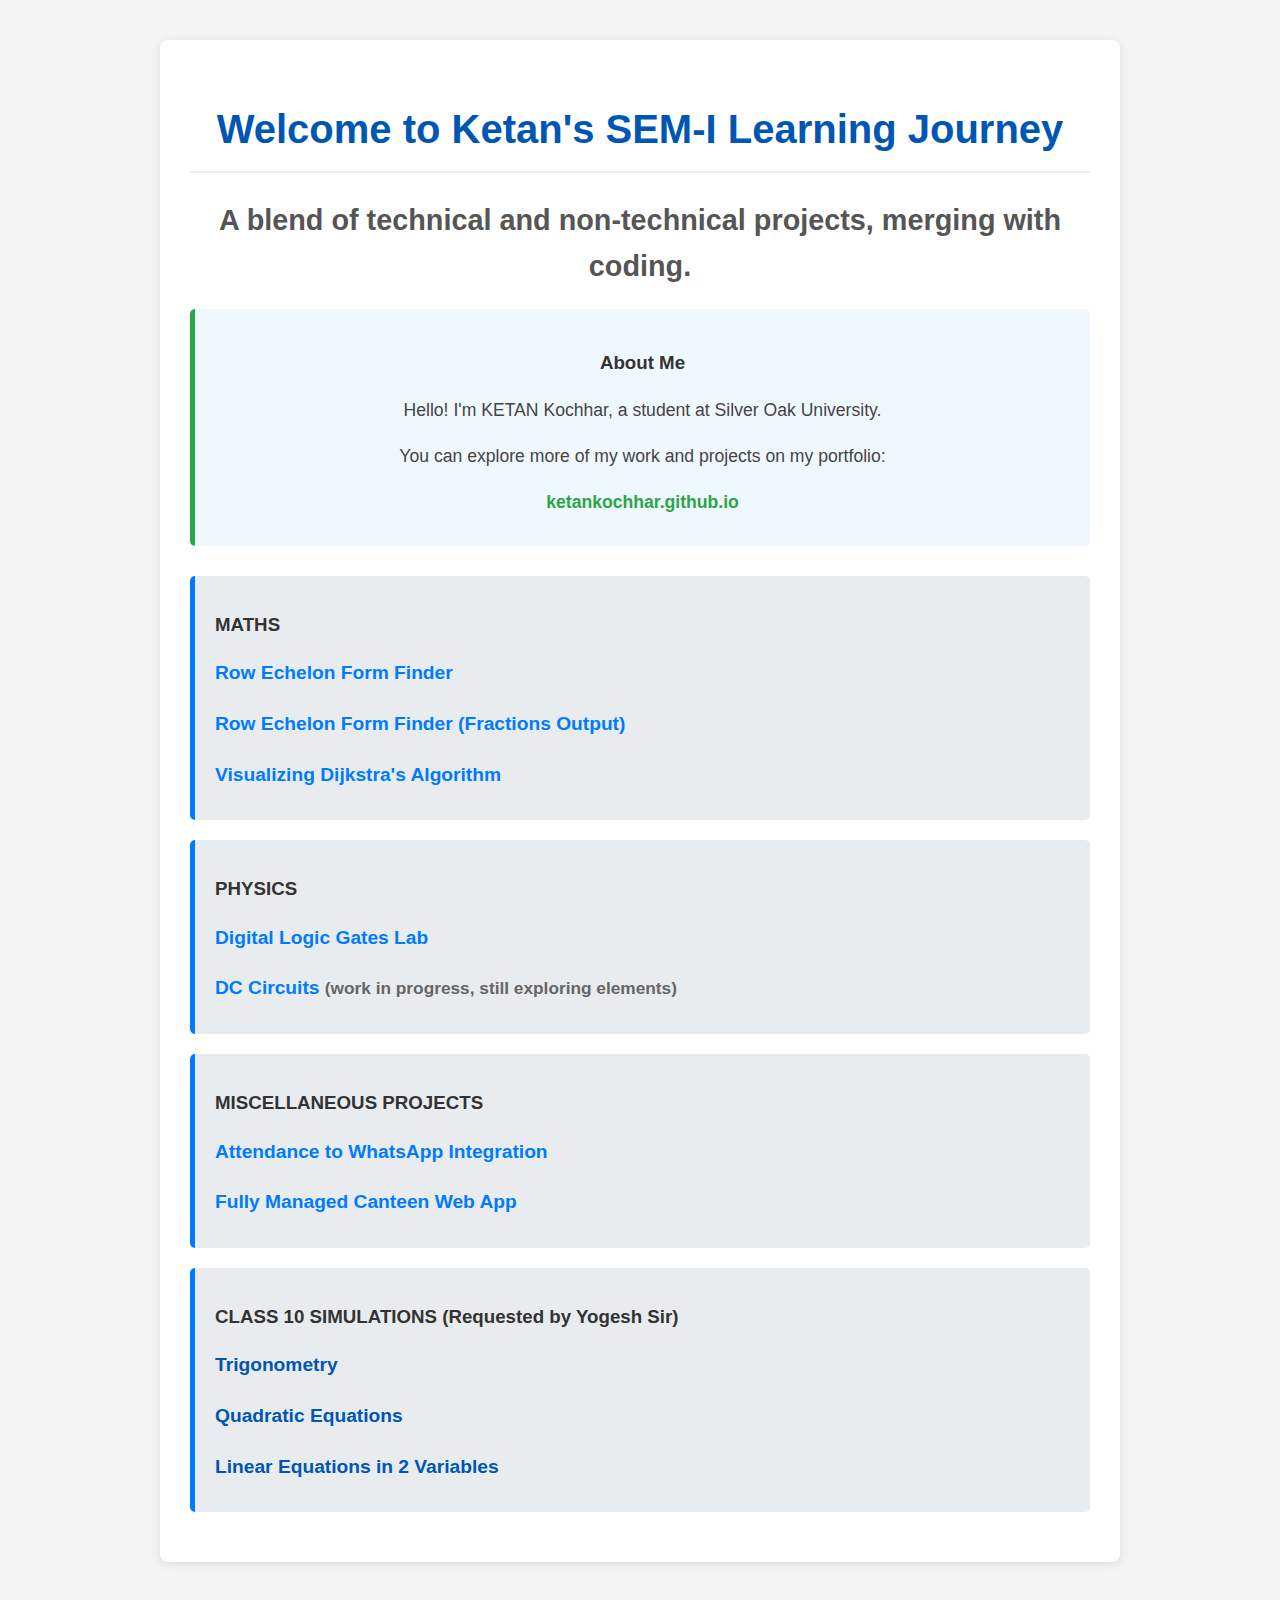
<file: index.html>
<!DOCTYPE html>
<html lang="en">
<head>
    <meta charset="UTF-8">
    <meta name="viewport" content="width=device-width, initial-scale=1.0">
    <title>Ketan's SEM-I Projects & Learning</title>
    <style>
        body {
            font-family: 'Segoe UI', Tahoma, Geneva, Verdana, sans-serif;
            line-height: 1.6;
            margin: 0;
            padding: 20px;
            background-color: #f4f4f4;
            color: #333;
        }
        .container {
            max-width: 900px;
            margin: 20px auto;
            background: #fff;
            padding: 30px;
            border-radius: 8px;
            box-shadow: 0 2px 10px rgba(0,0,0,0.1);
        }
        h1, h2 {
            color: #0056b3;
            text-align: center;
            margin-bottom: 20px;
        }
        h1 {
            font-size: 2.5em;
            border-bottom: 2px solid #eee;
            padding-bottom: 10px;
        }
        h2 {
            font-size: 1.8em;
            color: #555;
        }
        .subname {
            background-color: #e9ecef;
            border-left: 5px solid #007bff;
            padding: 15px 20px;
            margin-bottom: 20px;
            border-radius: 5px;
        }
        .subname h1 {
            font-size: 1.2em;
            margin-top: 10px;
            margin-bottom: 5px;
            border-bottom: none;
            text-align: left;
        }
        .subname a {
            color: #007bff;
            text-decoration: none;
            transition: color 0.3s ease;
        }
        .subname a:hover {
            color: #0056b3;
            text-decoration: underline;
        }
        .misc-text {
            font-size: 0.9em;
            color: #666;
        }
        .about-me {
            background-color: #f0f8ff;
            border-left: 5px solid #28a745;
            padding: 20px;
            margin-bottom: 30px;
            border-radius: 5px;
            text-align: center;
        }
        .about-me p {
            margin-bottom: 10px;
            font-size: 1.1em;
            color: #444;
        }
        .about-me a {
            color: #28a745;
            text-decoration: none;
            font-weight: bold;
        }
        .about-me a:hover {
            text-decoration: underline;
        }
    </style>
</head>
<body>
    <div class="container">
        <h1>Welcome to Ketan's SEM-I Learning Journey</h1>
        <h2>A blend of technical and non-technical projects, merging with coding.</h2>

        <div class="about-me">
            <h3>About Me</h3>
            <p>Hello! I'm KETAN Kochhar, a student at Silver Oak University.</p>
            <p>You can explore more of my work and projects on my portfolio:</p>
            <p><a href="https://ketankochhar.github.io/" target="_blank">ketankochhar.github.io</a></p>
        </div>

        <div class="subname">
            <h3>MATHS</h3>
            <h1><a href="aem/RRES_Calculator.html">Row Echelon Form Finder</a></h1>
            <h1><a href="AEM//test.html">Row Echelon Form Finder (Fractions Output)</a></h1>
            <h1><a href="AEM/dijkstraAlgo.html">Visualizing Dijkstra's Algorithm</a></h1>
        </div>

        <div class="subname">
            <h3>PHYSICS</h3>
            <h1><a href="phy/digitalgates.html">Digital Logic Gates Lab</a></h1>
            <h1><a href="phy/dc.html">DC Circuits</a> <span class="misc-text">(work in progress, still exploring elements)</span></h1>
        </div>

        <div class="subname">
            <h3>MISCELLANEOUS PROJECTS</h3>
            <h1><a href="attdence/attdence.html">Attendance to WhatsApp Integration</a></h1>
            <h1><a href="https://github.com/ketankochhar/canteenwebapp" target="_blank">Fully Managed Canteen Web App</a></h1>
        </div>

        <div class="subname">
            <h3>CLASS 10 SIMULATIONS (Requested by Yogesh Sir)</h3>
            <a href="school/trigonometry.html"><h1>Trigonometry</h1></a>
            <a href="school/Quadraticequ.html"><h1>Quadratic Equations</h1></a>
            <a href="school/test.html"><h1>Linear Equations in 2 Variables</h1></a>
        </div>
    </div>
</body>
</html>
</file>
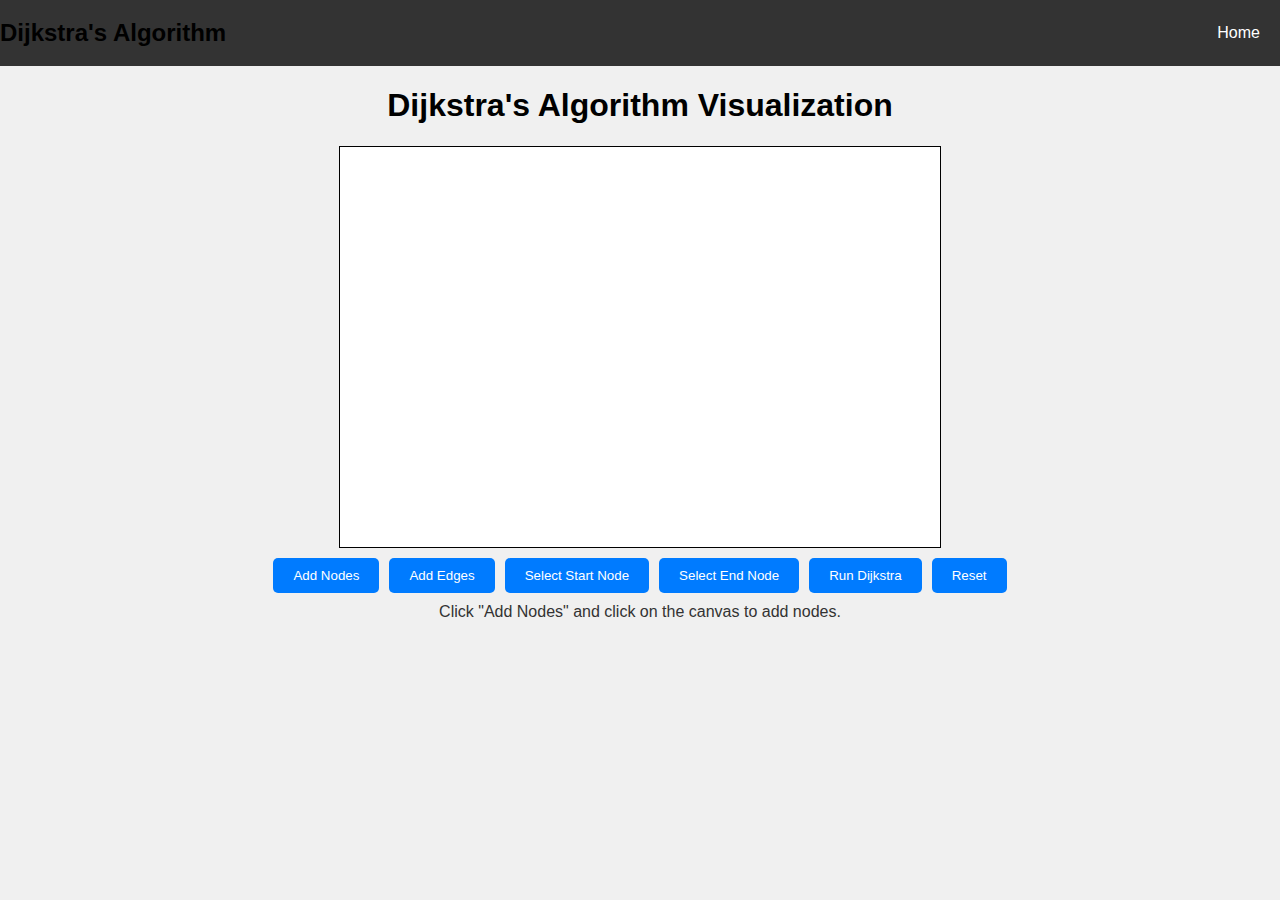
<file: aem/dijkstraAlgo.html>
<!DOCTYPE html>
<html lang="en">
<head>
    <meta charset="UTF-8">
    <meta name="viewport" content="width=device-width, initial-scale=1.0">
    <title>Dijkstra's Algorithm Visualization</title>
    <style>
        body {
            font-family: Arial, sans-serif;
            display: flex;
            flex-direction: column;
            align-items: center;
            background-color: #f0f0f0;
            margin: 0;
            /* padding: 20px; */
        }
        canvas {
            border: 1px solid #000;
            background-color: #fff;
        }
        #controls {
            margin-top: 10px;
            display: flex;
            flex-wrap: wrap;
            gap: 10px;
        }
        button {
            padding: 10px 20px;
            cursor: pointer;
            background-color: #007bff;
            color: white;
            border: none;
            border-radius: 5px;
        }
        button:hover {
            background-color: #0056b3;
        }
        #status {
            margin-top: 10px;
            font-size: 16px;
            color: #333;
        }
        #edgeForm {
            margin-top: 10px;
            display: none;
            flex-direction: column;
            gap: 5px;
        }
        input[type="number"] {
            padding: 5px;
            width: 100px;
        }
        .navbar {
    background-color: #333;
    overflow: hidden;
    padding: 10px 20px;
    display: flex;
    justify-content: space-between;
    align-items: center;
    width: 100%;
    margin: 0;
}

.navbar a {
    float: left;
    display: block;
    color: white;
    text-align: center;
    padding: 14px 20px;
    text-decoration: none;
}

.navbar a:hover {
    background-color: #ddd;
    color: black;
}

.navbar .logo {
    font-size: 24px;
    font-weight: bold;
}

    </style>
</head>
<body>
    <div class="navbar">
        <span class="logo">Dijkstra's Algorithm</span>
        <div>
            <a href="/">Home</a>
            </div>
    </div>
    <h1>Dijkstra's Algorithm Visualization</h1>
    <canvas id="graphCanvas" width="600" height="400"></canvas>
    <div id="controls">
        <button onclick="startAddingNodes()">Add Nodes</button>
        <button onclick="startAddingEdges()">Add Edges</button>
        <button onclick="selectStartNode()">Select Start Node</button>
        <button onclick="selectEndNode()">Select End Node</button>
        <button onclick="runDijkstra()">Run Dijkstra</button>
        <button onclick="resetGraph()">Reset</button>
    </div>
    <div id="edgeForm">
        <label>Select First Node: <span id="firstNode"></span></label>
        <label>Select Second Node: <span id="secondNode"></span></label>
        <label>Weight: <input type="number" id="edgeWeight" min="1" value="1"></label>
        <button onclick="addEdge()">Add Edge</button>
        <button onclick="cancelEdge()">Cancel</button>
    </div>
    <div id="status">Click "Add Nodes" and click on the canvas to add nodes.</div>

    <script>
        const canvas = document.getElementById('graphCanvas');
        const ctx = canvas.getContext('2d');
        const status = document.getElementById('status');
        const edgeForm = document.getElementById('edgeForm');
        const firstNodeSpan = document.getElementById('firstNode');
        const secondNodeSpan = document.getElementById('secondNode');
        const edgeWeightInput = document.getElementById('edgeWeight');

        let nodes = [];
        let edges = [];
        let startNode = null;
        let endNode = null;
        let isAddingNodes = false;
        let isAddingEdges = false;
        let isSelectingStart = false;
        let isSelectingEnd = false;
        let animationRunning = false;
        let firstSelectedNode = null;

        function drawGraph() {
            ctx.clearRect(0, 0, canvas.width, canvas.height);

            // Draw edges
            edges.forEach(edge => {
                const fromNode = nodes[edge.from];
                const toNode = nodes[edge.to];
                ctx.beginPath();
                ctx.moveTo(fromNode.x, fromNode.y);
                ctx.lineTo(toNode.x, toNode.y);
                ctx.strokeStyle = '#000';
                ctx.lineWidth = 2;
                ctx.stroke();

                // Draw weight
                const midX = (fromNode.x + toNode.x) / 2;
                const midY = (fromNode.y + toNode.y) / 2;
                ctx.fillStyle = '#000';
                ctx.font = '12px Arial';
                ctx.fillText(edge.weight, midX, midY);
            });

            // Draw nodes
            nodes.forEach(node => {
                ctx.beginPath();
                ctx.arc(node.x, node.y, 20, 0, 2 * Math.PI);
                ctx.fillStyle = node.id === startNode ? '#ff0000' : (node.id === endNode ? '#ffa500' : '#007bff');
                ctx.fill();
                ctx.strokeStyle = '#000';
                ctx.lineWidth = 1;
                ctx.stroke();

                // Draw node label
                ctx.fillStyle = '#fff';
                ctx.font = '16px Arial';
                ctx.textAlign = 'center';
                ctx.textBaseline = 'middle';
                ctx.fillText(node.id, node.x, node.y);
            });
        }

        function startAddingNodes() {
            if (animationRunning) return;
            isAddingNodes = true;
            isAddingEdges = false;
            isSelectingStart = false;
            isSelectingEnd = false;
            edgeForm.style.display = 'none';
            status.textContent = 'Click on the canvas to add nodes.';
        }

        function startAddingEdges() {
            if (animationRunning || nodes.length < 2) {
                status.textContent = nodes.length < 2 ? 'Add at least two nodes first.' : 'Cannot add edges during animation.';
                return;
            }
            isAddingNodes = false;
            isAddingEdges = true;
            isSelectingStart = false;
            isSelectingEnd = false;
            firstSelectedNode = null;
            firstNodeSpan.textContent = '';
            secondNodeSpan.textContent = '';
            edgeForm.style.display = 'flex';
            status.textContent = 'Click two nodes to create an edge.';
        }

        function selectStartNode() {
            if (animationRunning || nodes.length === 0) {
                status.textContent = nodes.length === 0 ? 'Add nodes first.' : 'Cannot select start node during animation.';
                return;
            }
            isAddingNodes = false;
            isAddingEdges = false;
            isSelectingStart = true;
            isSelectingEnd = false;
            edgeForm.style.display = 'none';
            status.textContent = 'Click a node to select the start node.';
        }

        function selectEndNode() {
            if (animationRunning || nodes.length === 0) {
                status.textContent = nodes.length === 0 ? 'Add nodes first.' : 'Cannot select end node during animation.';
                return;
            }
            isAddingNodes = false;
            isAddingEdges = false;
            isSelectingStart = false;
            isSelectingEnd = true;
            edgeForm.style.display = 'none';
            status.textContent = 'Click a node to select the end node.';
        }

        canvas.addEventListener('click', async (event) => {
            if (animationRunning) return;

            const rect = canvas.getBoundingClientRect();
            const x = event.clientX - rect.left;
            const y = event.clientY - rect.top;

            if (isAddingNodes) {
                // Prevent nodes from being too close
                const tooClose = nodes.some(node => Math.sqrt((x - node.x) ** 2 + (y - node.y) ** 2) < 40);
                if (!tooClose) {
                    nodes.push({ x, y, id: nodes.length });
                    status.textContent = `Node ${nodes.length - 1} added.`;
                    drawGraph();
                } else {
                    status.textContent = 'Nodes too close. Try a different spot.';
                }
            } else if (isAddingEdges) {
                nodes.forEach(node => {
                    const dist = Math.sqrt((x - node.x) ** 2 + (y - node.y) ** 2);
                    if (dist < 20) {
                        if (firstSelectedNode === null) {
                            firstSelectedNode = node.id;
                            firstNodeSpan.textContent = node.id;
                            status.textContent = 'Select the second node.';
                        } else if (firstSelectedNode !== node.id) {
                            secondNodeSpan.textContent = node.id;
                            status.textContent = 'Enter weight and click Add Edge.';
                        }
                    }
                });
            } else if (isSelectingStart) {
                nodes.forEach(node => {
                    const dist = Math.sqrt((x - node.x) ** 2 + (y - node.y) ** 2);
                    if (dist < 20) {
                        startNode = node.id;
                        isSelectingStart = false;
                        status.textContent = `Start node selected: ${startNode}`;
                        drawGraph();
                    }
                });
            } else if (isSelectingEnd) {
                nodes.forEach(node => {
                    const dist = Math.sqrt((x - node.x) ** 2 + (y - node.y) ** 2);
                    if (dist < 20 && node.id !== startNode) {
                        endNode = node.id;
                        isSelectingEnd = false;
                        status.textContent = `End node selected: ${endNode}`;
                        drawGraph();
                    }
                });
            }
        });

        function addEdge() {
            if (firstSelectedNode === null || secondNodeSpan.textContent === '') {
                status.textContent = 'Select two nodes first.';
                return;
            }
            const weight = parseInt(edgeWeightInput.value);
            if (isNaN(weight) || weight <= 0) {
                status.textContent = 'Enter a valid positive weight.';
                return;
            }
            const secondNode = parseInt(secondNodeSpan.textContent);
            // Prevent duplicate edges
            const exists = edges.some(edge =>
                (edge.from === firstSelectedNode && edge.to === secondNode) ||
                (edge.from === secondNode && edge.to === firstSelectedNode)
            );
            if (!exists) {
                edges.push({ from: firstSelectedNode, to: secondNode, weight });
                status.textContent = `Edge added from ${firstSelectedNode} to ${secondNode} with weight ${weight}.`;
                drawGraph();
            } else {
                status.textContent = 'Edge already exists.';
            }
            firstSelectedNode = null;
            firstNodeSpan.textContent = '';
            secondNodeSpan.textContent = '';
            edgeForm.style.display = 'none';
            isAddingEdges = false;
        }

        function cancelEdge() {
            isAddingEdges = false;
            firstSelectedNode = null;
            firstNodeSpan.textContent = '';
            secondNodeSpan.textContent = '';
            edgeForm.style.display = 'none';
            status.textContent = 'Edge addition cancelled.';
        }

        async function runDijkstra() {
            if (startNode === null || endNode === null) {
                status.textContent = 'Please select both start and end nodes first.';
                return;
            }
            if (animationRunning) return;
            if (nodes.length === 0 || edges.length === 0) {
                status.textContent = 'Add nodes and edges first.';
                return;
            }

            animationRunning = true;
            status.textContent = 'Running Dijkstra\'s algorithm...';

            const distances = new Array(nodes.length).fill(Infinity);
            const previous = new Array(nodes.length).fill(null);
            const visited = new Array(nodes.length).fill(false);
            distances[startNode] = 0;

            const pq = [[0, startNode]]; // Priority queue: [distance, node]

            while (pq.length > 0) {
                pq.sort((a, b) => a[0] - b[0]);
                const [dist, u] = pq.shift();
                if (visited[u]) continue;

                visited[u] = true;

                // Highlight current node
                ctx.beginPath();
                ctx.arc(nodes[u].x, nodes[u].y, 20, 0, 2 * Math.PI);
                ctx.fillStyle = '#00ff00';
                ctx.fill();
                ctx.strokeStyle = '#000';
                ctx.stroke();
                ctx.fillStyle = '#fff';
                ctx.font = '16px Arial';
                ctx.textAlign = 'center';
                ctx.textBaseline = 'middle';
                ctx.fillText(u, nodes[u].x, nodes[u].y);
                await new Promise(resolve => setTimeout(resolve, 1000));

                // Stop if end node is reached
                if (u === endNode) break;

                // Process neighbors
                edges.forEach(edge => {
                    if (edge.from === u) {
                        const v = edge.to;
                        if (!visited[v] && distances[u] + edge.weight < distances[v]) {
                            distances[v] = distances[u] + edge.weight;
                            previous[v] = u;
                            pq.push([distances[v], v]);

                            // Highlight edge being considered
                            ctx.beginPath();
                            ctx.moveTo(nodes[u].x, nodes[u].y);
                            ctx.lineTo(nodes[v].x, nodes[v].y);
                            ctx.strokeStyle = '#ff0000';
                            ctx.lineWidth = 4;
                            ctx.stroke();
                            setTimeout(() => drawGraph(), 500); // Reset edge color
                        }
                    } else if (edge.to === u) {
                        const v = edge.from;
                        if (!visited[v] && distances[u] + edge.weight < distances[v]) {
                            distances[v] = distances[u] + edge.weight;
                            previous[v] = u;
                            pq.push([distances[v], v]);

                            // Highlight edge being considered
                            ctx.beginPath();
                            ctx.moveTo(nodes[u].x, nodes[u].y);
                            ctx.lineTo(nodes[v].x, nodes[v].y);
                            ctx.strokeStyle = '#ff0000';
                            ctx.lineWidth = 4;
                            ctx.stroke();
                            setTimeout(() => drawGraph(), 500); // Reset edge color
                        }
                    }
                });
                await new Promise(resolve => setTimeout(resolve, 1000));
            }

            // Draw the shortest path from start to end node
            if (distances[endNode] === Infinity) {
                status.textContent = 'No path exists from start to end node.';
            } else {
                let current = endNode;
                const path = [];
                while (current !== null) {
                    path.push(current);
                    current = previous[current];
                }
                path.reverse();

                for (let i = 1; i < path.length; i++) {
                    const fromNode = nodes[path[i - 1]];
                    const toNode = nodes[path[i]];
                    ctx.beginPath();
                    ctx.moveTo(fromNode.x, fromNode.y);
                    ctx.lineTo(toNode.x, toNode.y);
                    ctx.strokeStyle = '#00ff00';
                    ctx.lineWidth = 4;
                    ctx.stroke();
                    await new Promise(resolve => setTimeout(resolve, 500));
                }
                status.textContent = `Shortest path found! Distance: ${distances[endNode]}`;
            }

            animationRunning = false;
        }

        function resetGraph() {
            nodes = [];
            edges = [];
            startNode = null;
            endNode = null;
            isAddingNodes = false;
            isAddingEdges = false;
            isSelectingStart = false;
            isSelectingEnd = false;
            animationRunning = false;
            firstSelectedNode = null;
            edgeForm.style.display = 'none';
            firstNodeSpan.textContent = '';
            secondNodeSpan.textContent = '';
            status.textContent = 'Click "Add Nodes" and click on the canvas to add nodes.';
            drawGraph();
        }

        drawGraph();
    </script>
</body>
</html>
</file>
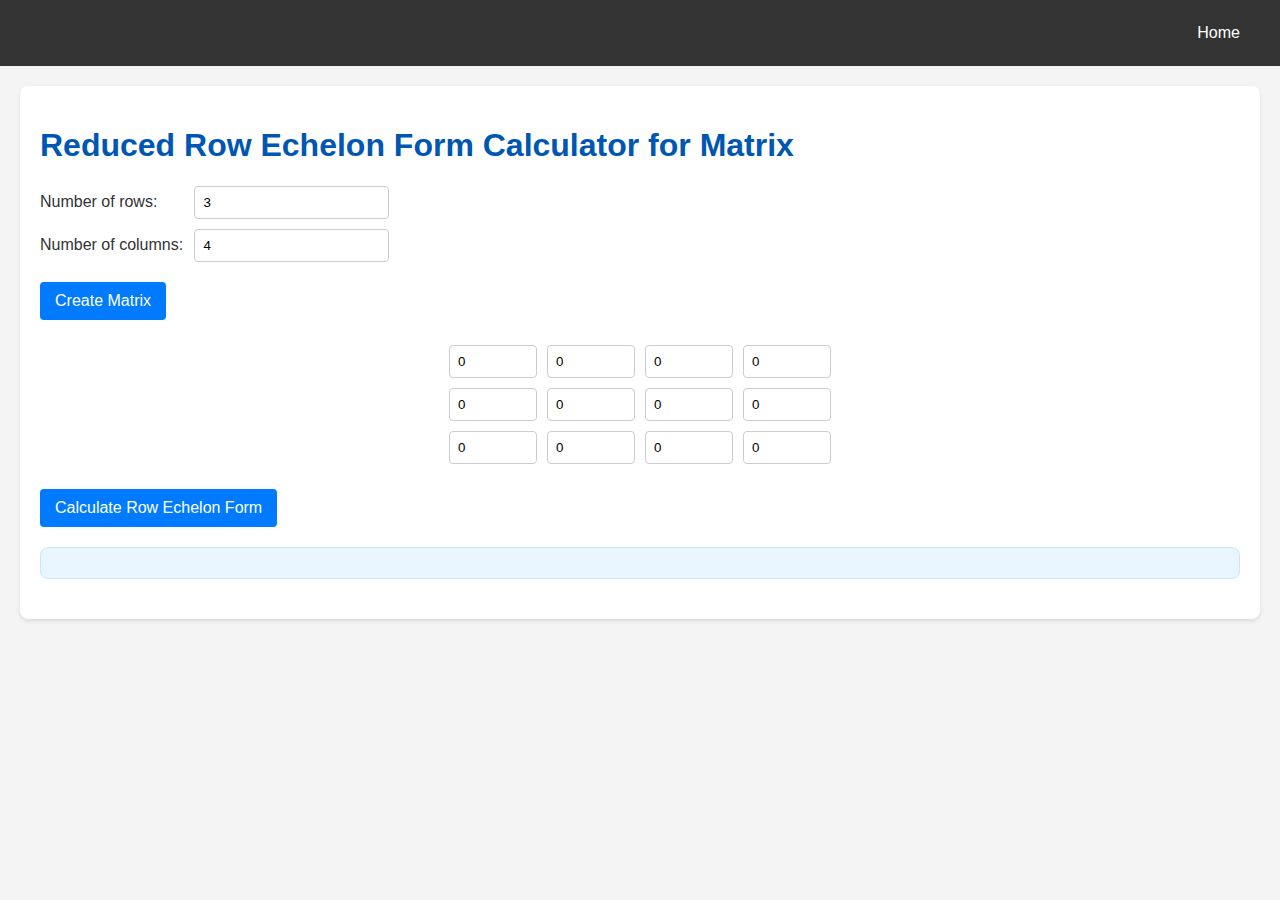
<file: aem/RRES_Calculator.html>
<!DOCTYPE html>
<html>
<head>
    <title>Reduced Row Echelon Form Calculator</title>
    <link rel="stylesheet" href="../style.css"> <style>
        /* Specific styles for the calculator that might override or extend style.css */
        /* You can keep or remove the table styles if they are covered by style.css */
        table {
            border-collapse: collapse;
            width: 100%; /* Ensure tables within steps are responsive */
            margin-top: 15px; /* Add some space above tables */
        }

        th,
        td {
            border: 1px solid #ddd; /* Lighter border for a softer look */
            padding: 8px;
            text-align: center;
        }

        th {
            background-color: #f2f2f2; /* Light background for table headers */
        }

        #matrix-container input {
            width: 70px; /* Adjust input width for better mobile view if needed */
            margin: 5px; /* Small margin for spacing */
            padding: 8px;
            border: 1px solid #ccc;
            border-radius: 4px;
        }

        #matrix-form label {
            display: inline-block;
            width: 150px;
            margin-bottom: 10px;
        }

        #matrix-form input[type="number"] {
            padding: 8px;
            margin-bottom: 10px;
            border: 1px solid #ccc;
            border-radius: 4px;
        }

        #create-matrix-btn, #calculate-btn {
            background-color: #007bff;
            color: white;
            padding: 10px 15px;
            border: none;
            border-radius: 4px;
            cursor: pointer;
            font-size: 16px;
            margin-right: 10px;
            margin-top: 10px; /* Add some margin */
        }

        #create-matrix-btn:hover, #calculate-btn:hover {
            background-color: #0056b3;
        }

        #steps-container {
            margin-top: 20px;
            padding: 15px;
            background-color: #e9f5ff; /* Light blue background for steps */
            border-radius: 8px;
            border: 1px solid #cce5ff;
        }

        #steps-container p {
            font-weight: bold;
            margin-bottom: 10px;
            color: #004085;
        }

        @media screen and (max-width: 600px) {
            #matrix-container input {
                width: 45px; /* Further reduce input width on very small screens */
            }
        }
    </style>
    <!-- Matomo -->
<script>
  var _paq = window._paq = window._paq || [];
  /* tracker methods like "setCustomDimension" should be called before "trackPageView" */
  _paq.push(['trackPageView']);
  _paq.push(['enableLinkTracking']);
  (function() {
    var u="//stats9.serv00.com/";
    _paq.push(['setTrackerUrl', u+'matomo.php']);
    _paq.push(['setSiteId', '174']);
    var d=document, g=d.createElement('script'), s=d.getElementsByTagName('script')[0];
    g.async=true; g.src=u+'matomo.js'; s.parentNode.insertBefore(g,s);
  })();
</script>
<!-- End Matomo Code -->

</head>

<body>
    <div class="navbar">
        <span class="logo">Matrix RREF Calculator</span>
        <div>
            <a href="index.html">Home</a>
            </div>
    </div>

    <div class="container">
        <h1>Reduced Row Echelon Form Calculator for Matrix</h1>
        <form id="matrix-form">
            <label for="rows">Number of rows:</label>
            <input type="number" id="rows" required value="3">
            <br>
            <label for="cols">Number of columns:</label>
            <input type="number" id="cols" required value="4">
            <br>
            <button id="create-matrix-btn">Create Matrix</button>
        </form>
        <div id="matrix-container"></div>
        <button id="calculate-btn" style="display: none;">Calculate Row Echelon Form</button>
        <div id="steps-container"></div>
    </div>

    <script>
        // Function to calculate row echelon form
        function rowEchelonForm(matrix) {
            const num_rows = matrix.length;
            const num_cols = matrix[0].length;
            let current_row = 0;
            let step = 1;

            document.getElementById('steps-container').innerHTML = ''; // Clear previous steps

            for (let j = 0; j < num_cols; j++) {
                if (current_row >= num_rows) {
                    break;
                }

                let pivot_row = current_row;
                while (pivot_row < num_rows && matrix[pivot_row][j] === 0) {
                    pivot_row++;
                }

                if (pivot_row === num_rows) {
                    continue;
                }

                // Swap rows
                if (pivot_row !== current_row) {
                    [matrix[current_row], matrix[pivot_row]] = [matrix[pivot_row], matrix[current_row]];
                    printStep(`Step ${step}: Swap rows ${current_row + 1} and ${pivot_row + 1}`, matrix);
                    step++;
                }

                // Make pivot element equal to 1
                const pivot = matrix[current_row][j];
                if (pivot !== 1) {
                    matrix[current_row] = matrix[current_row].map(element => element / pivot);
                    printStep(`Step ${step}: Divide row ${current_row + 1} by ${formatNumber(pivot)}`, matrix);
                    step++;
                }

                // Eliminate pivot variable from other rows
                for (let i = 0; i < num_rows; i++) {
                    if (i !== current_row) {
                        const factor = matrix[i][j];
                        if (factor !== 0) {
                            matrix[i] = matrix[i].map((element, k) => element - factor * matrix[current_row][k]);
                            printStep(`Step ${step}: Subtract ${formatNumber(factor)} times row ${current_row + 1} from row ${i + 1}`, matrix);
                            step++;
                        }
                    }
                }

                current_row++;
            }
            printStep("Final Reduced Row Echelon Form:", matrix); // Print final RREF
            return matrix;
        }

        // Helper function to format numbers for display (e.g., toFixed(2))
        function formatNumber(value) {
            // Check if value is an integer or has very few decimal places
            if (value % 1 === 0) {
                return value.toString();
            }
            // For floating point numbers, format to 2 decimal places
            return value.toFixed(2);
        }

        // Function to print step
        function printStep(description, matrix) {
            const stepsContainer = document.getElementById('steps-container');
            const stepElement = document.createElement('div');
            stepElement.innerHTML = `
                <p>${description}</p>
                <table>
                ${matrix.map(row => `
                    <tr>
                    ${row.map(element => `<td>${formatNumber(element)}</td>`).join('')}
                    </tr>
                `).join('')}
                </table>
            `;
            stepsContainer.appendChild(stepElement);
        }

        // Function to create matrix input fields
        function createMatrix(rows, cols) {
            const matrixContainer = document.getElementById('matrix-container');
            matrixContainer.innerHTML = '';
            document.getElementById('steps-container').innerHTML = ''; // Clear previous steps

            const matrixInputs = []; // Store references to input elements
            for (let i = 0; i < rows; i++) {
                const row = [];
                const rowElement = document.createElement('div');
                rowElement.style.display = 'flex'; /* Use flexbox for row alignment */
                rowElement.style.justifyContent = 'center'; /* Center inputs */

                for (let j = 0; j < cols; j++) {
                    const inputElement = document.createElement('input');
                    inputElement.type = 'number';
                    inputElement.required = true;
                    inputElement.value = "0"; // Default value to 0 for convenience
                    rowElement.appendChild(inputElement);
                    row.push(inputElement);
                }
                matrixContainer.appendChild(rowElement);
                matrixInputs.push(row);
            }

            const calculateBtn = document.getElementById('calculate-btn');
            calculateBtn.style.display = 'block';

            // Remove previous event listener to prevent multiple bindings
            const oldCalculateBtn = calculateBtn.cloneNode(true);
            calculateBtn.parentNode.replaceChild(oldCalculateBtn, calculateBtn);
            const newCalculateBtn = document.getElementById('calculate-btn');

            newCalculateBtn.addEventListener('click', () => {
                document.getElementById('steps-container').innerHTML = ''; // Clear steps before new calculation
                const matrixValues = matrixInputs.map(row => row.map(input => parseFloat(input.value)));
                rowEchelonForm(matrixValues); // Call the function to calculate and display
            });
        }

        document.getElementById('create-matrix-btn').addEventListener('click', (e) => {
            e.preventDefault();
            const rows = parseInt(document.getElementById('rows').value);
            const cols = parseInt(document.getElementById('cols').value);
            if (rows > 0 && cols > 0) {
                createMatrix(rows, cols);
            } else {
                alert("Please enter valid positive numbers for rows and columns.");
            }
        });

        // Initialize with a default matrix on page load
        document.addEventListener('DOMContentLoaded', () => {
            const defaultRows = 3;
            const defaultCols = 4;
            document.getElementById('rows').value = defaultRows;
            document.getElementById('cols').value = defaultCols;
            createMatrix(defaultRows, defaultCols);
        });
    </script>
</body>
</html>
</file>
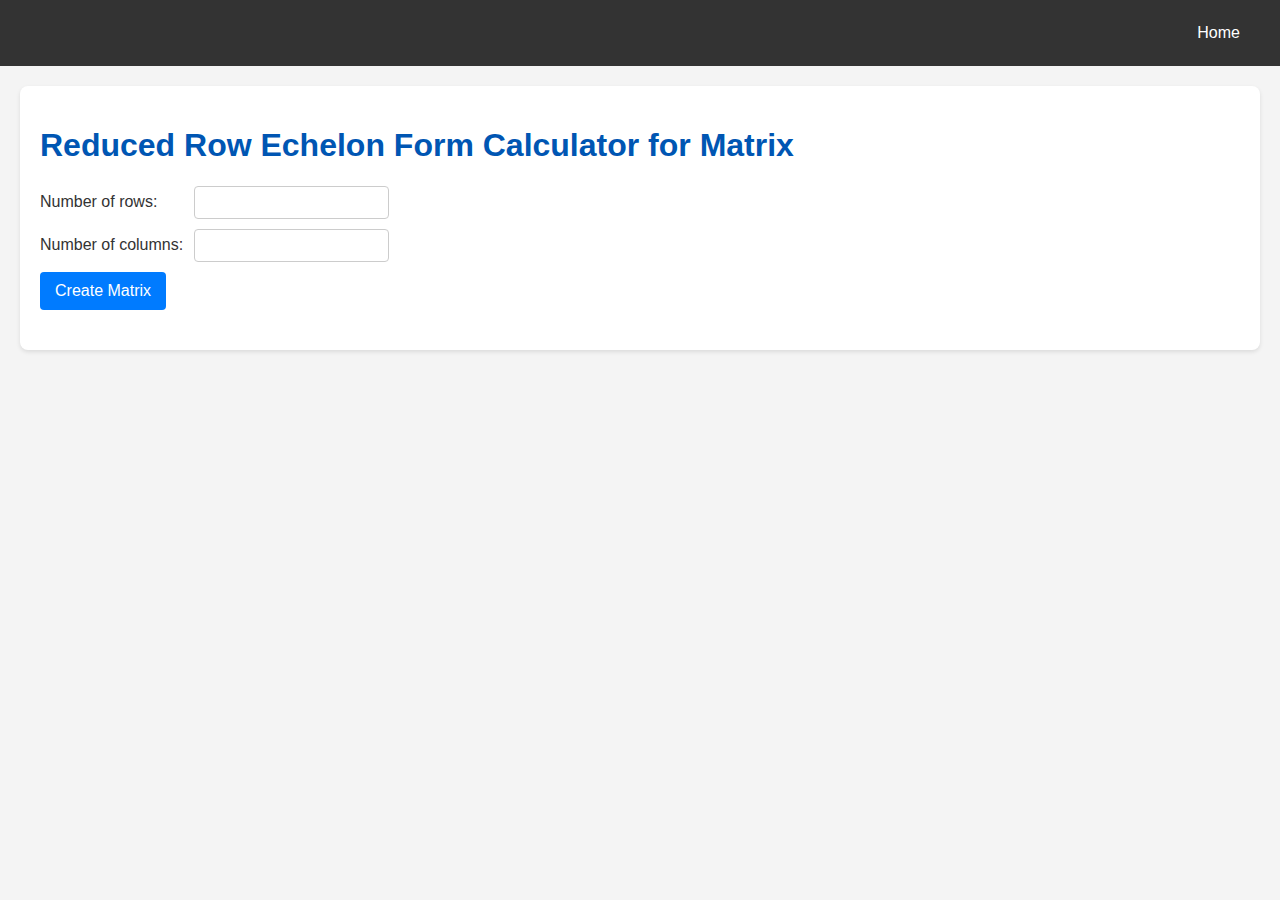
<file: aem/test.html>
<!DOCTYPE html>
<html>
<head>
    <title>Row Echelon Form</title>
    <link rel="stylesheet" href="../style.css"> <style>
        /* Specific styles for the calculator that might override or extend style.css */
        /* You can keep or remove the table styles if they are covered by style.css */
        table {
            border-collapse: collapse;
            width: 100%; /* Ensure tables within steps are responsive */
        }

        th,
        td {
            border: 1px solid black;
            padding: 5px;
        }

        #matrix-container input {
            width: 70px; /* Adjust input width for better mobile view if needed */
            margin: 2px; /* Small margin for spacing */
        }

        @media screen and (max-width: 600px) {
            #matrix-container input {
                width: 45px; /* Further reduce input width on very small screens */
            }
        }
    </style>
</head>
<body>
    <div class="navbar">
        <span class="logo">Matrix Calculator</span>
        <div>
            <a href="/">Home</a>
            </div>
    </div>

    <div class="container">
        <h1>Reduced Row Echelon Form Calculator for Matrix</h1>
        <form id="matrix-form">
            <label for="rows">Number of rows:</label>
            <input type="number" id="rows" required>
            <br>
            <label for="cols">Number of columns:</label>
            <input type="number" id="cols" required>
            <br>
            <button id="create-matrix-btn">Create Matrix</button>
        </form>
        <div id="matrix-container"></div>
        <button id="calculate-btn" style="display: none;">Calculate Row Echelon Form</button>
        <div id="steps-container"></div>
    </div>

    <script>
        // Function to calculate row echelon form
        function rowEchelonForm(matrix) {
            const num_rows = matrix.length;
            const num_cols = matrix[0].length;
            let current_row = 0;
            let step = 1;

            for (let j = 0; j < num_cols; j++) {
                if (current_row >= num_rows) {
                    break;
                }

                let pivot_row = current_row;
                while (pivot_row < num_rows && matrix[pivot_row][j] === 0) {
                    pivot_row++;
                }

                if (pivot_row === num_rows) {
                    continue;
                }

                // Swap rows
                if (pivot_row !== current_row) {
                    [matrix[current_row], matrix[pivot_row]] = [matrix[pivot_row], matrix[current_row]];
                    printStep(`Step ${step}: Swap rows ${current_row + 1} and ${pivot_row + 1}`, matrix);
                    step++;
                }

                // Make pivot element equal to 1
                const pivot = matrix[current_row][j];
                if (pivot !== 1) {
                    matrix[current_row] = matrix[current_row].map(element => element / pivot);
                    printStep(`Step ${step}: Divide row ${current_row + 1} by ${formatFraction(pivot)}`, matrix);
                    step++;
                }

                // Eliminate pivot variable from other rows
                for (let i = 0; i < num_rows; i++) {
                    if (i !== current_row) {
                        const factor = matrix[i][j];
                        if (factor !== 0) {
                            matrix[i] = matrix[i].map((element, k) => element - factor * matrix[current_row][k]);
                            printStep(`Step ${step}: Subtract ${formatFraction(factor)} times row ${current_row + 1} from row ${i + 1}`, matrix);
                            step++;
                        }
                    }
                }

                current_row++;
            }

            return matrix;
        }

        // Function to print step
        function printStep(description, matrix) {
            const stepsContainer = document.getElementById('steps-container');
            const stepElement = document.createElement('div');
            stepElement.innerHTML = `
                <p>${description}</p>
                <table>
                ${matrix.map(row => `
                    <tr>
                    ${row.map(element => `<td>${formatFraction(element)}</td>`).join('')}
                    </tr>
                `).join('')}
                </table>
            `;
            stepsContainer.appendChild(stepElement);
        }

        function formatFraction(value) {
            const tolerance = 0.00001;
            const maxDenominator = 1000;
            if (value === 0) return "0"; // Handle zero explicitly
            if (Number.isInteger(value)) return value.toString(); // If it's an integer, just return it

            for (let denominator = 1; denominator <= maxDenominator; denominator++) {
                const numerator = Math.round(value * denominator);
                if (Math.abs(numerator / denominator - value) < tolerance) {
                    // Handle negative fractions
                    if (numerator < 0 && denominator < 0) return `${Math.abs(numerator)}/${Math.abs(denominator)}`;
                    if (numerator > 0 && denominator < 0) return `-${numerator}/${Math.abs(denominator)}`;
                    return `${numerator}/${denominator}`;
                }
            }
            return value.toFixed(2); // Fallback to fixed 2 decimal places
        }


        // Function to get fraction representation
        function getFraction(value) {
            const tolerance = 0.00001;
            const maxDenominator = 1000;
            for (let denominator = 1; denominator <= maxDenominator; denominator++) {
                const numerator = Math.round(value * denominator);
                if (Math.abs(numerator / denominator - value) < tolerance) {
                    return { numerator, denominator };
                }
            }
            return null;
        }

        // Function to create matrix input fields
        function createMatrix(rows, cols) {
            const matrixContainer = document.getElementById('matrix-container');
            matrixContainer.innerHTML = '';
            document.getElementById('steps-container').innerHTML = ''; // Clear previous steps
            const matrix = [];

            for (let i = 0; i < rows; i++) {
                const row = [];
                const rowElement = document.createElement('div');
                rowElement.style.display = 'flex'; /* Use flexbox for row alignment */
                rowElement.style.justifyContent = 'center'; /* Center inputs */
                for (let j = 0; j < cols; j++) {
                    const inputElement = document.createElement('input');
                    inputElement.type = 'number';
                    inputElement.required = true;
                    inputElement.value = "0"; // Default value to 0 for convenience
                    rowElement.appendChild(inputElement);
                    row.push(inputElement);
                }
                matrixContainer.appendChild(rowElement);
                matrix.push(row);
            }

            const calculateBtn = document.getElementById('calculate-btn');
            calculateBtn.style.display = 'block';

            // Remove previous event listener to prevent multiple bindings
            const oldCalculateBtn = calculateBtn.cloneNode(true);
            calculateBtn.parentNode.replaceChild(oldCalculateBtn, calculateBtn);
            const newCalculateBtn = document.getElementById('calculate-btn');


            newCalculateBtn.addEventListener('click', () => {
                document.getElementById('steps-container').innerHTML = ''; // Clear steps before new calculation
                const matrixValues = matrix.map(row => row.map(input => parseFloat(input.value)));
                const result = rowEchelonForm(matrixValues);
                // Optionally, print the final result here
                printStep("Final Reduced Row Echelon Form:", result);
            });
        }

        document.getElementById('create-matrix-btn').addEventListener('click', (e) => {
            e.preventDefault();
            const rows = parseInt(document.getElementById('rows').value);
            const cols = parseInt(document.getElementById('cols').value);
            if (rows > 0 && cols > 0) {
                createMatrix(rows, cols);
            } else {
                alert("Please enter valid positive numbers for rows and columns.");
            }
        });
    </script>
</body>
</html>
</file>
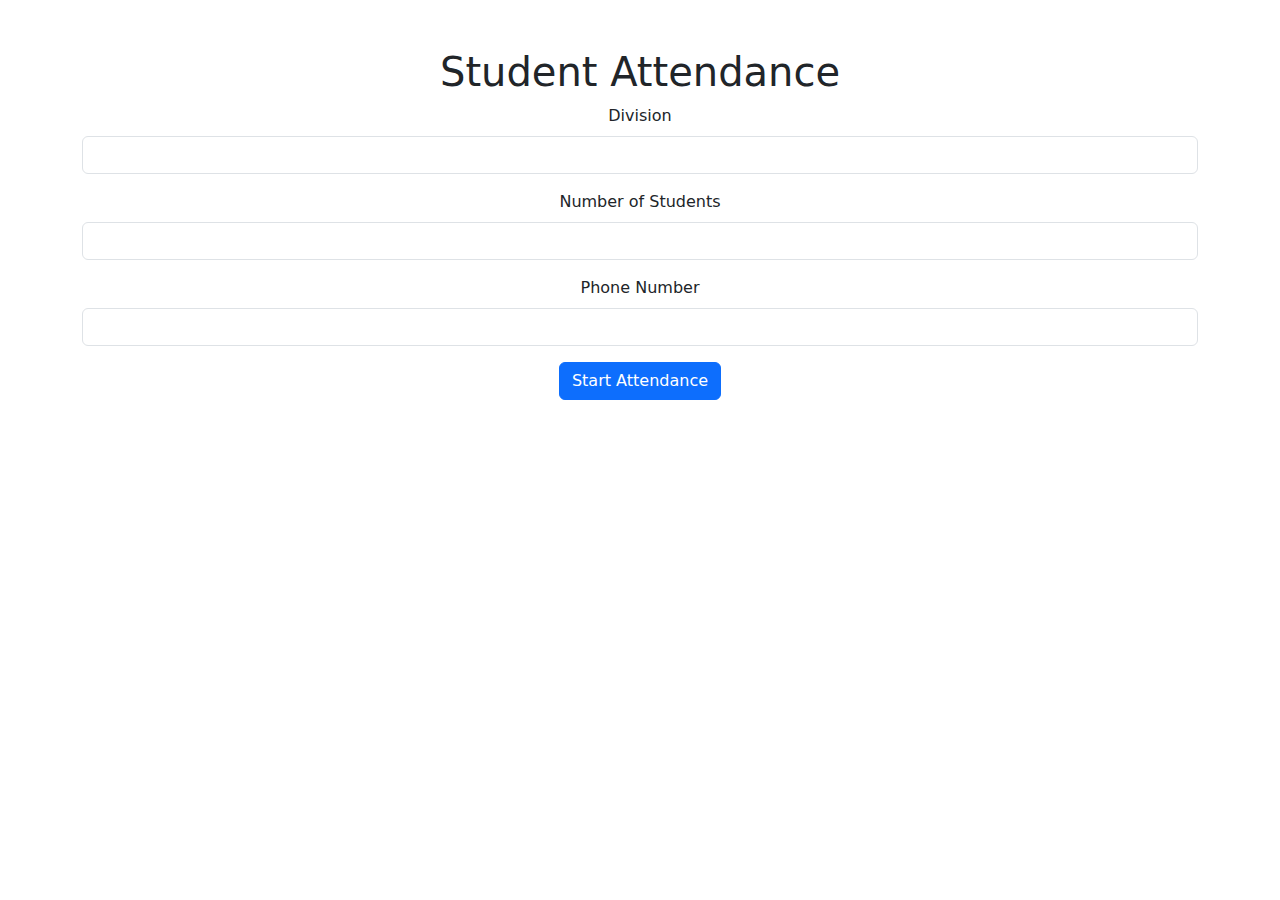
<file: attdence/attdence.html>
<!DOCTYPE html>
<html lang="en">
<head>
  <meta charset="UTF-8">
  <meta name="viewport" content="width=device-width, initial-scale=1.0">
  <title>Student Attendance</title>
  <!-- Bootstrap CSS -->
  <link href="https://cdn.jsdelivr.net/npm/bootstrap@5.3.0-alpha3/dist/css/bootstrap.min.css" rel="stylesheet">
  <style>
    .card-container {
      position: relative;
      width: 300px;
      height: 400px;
      margin: 50px auto;
    }

    .card {
      position: absolute;
      width: 100%;
      height: 100%;
      background-color: #f8f9fa;
      border-radius: 10px;
      box-shadow: 0 4px 6px rgba(0, 0, 0, 0.1);
      display: flex;
      justify-content: center;
      align-items: center;
      font-size: 24px;
      font-weight: bold;
      transition: transform 0.3s ease, opacity 0.3s ease;
    }

    .card.swipe-right {
      transform: translateX(1000px) rotate(20deg);
      opacity: 0;
    }

    .card.swipe-left {
      transform: translateX(-1000px) rotate(-20deg);
      opacity: 0;
    }
  </style>
</head>
<body>
  <div class="container text-center mt-5">
    <h1>Student Attendance</h1>
    <form id="setupForm" class="mb-4">
      <div class="mb-3">
        <label for="division" class="form-label">Division</label>
        <input type="text" class="form-control" id="division" required>
      </div>
      <div class="mb-3">
        <label for="numStudents" class="form-label">Number of Students</label>
        <input type="number" class="form-control" id="numStudents" required>
      </div>
      <div class="mb-3">
        <label for="phoneNumber" class="form-label">Phone Number</label>
        <input type="tel" class="form-control" id="phoneNumber" required>
      </div>
      <button type="submit" class="btn btn-primary">Start Attendance</button>
    </form>

    <div id="cardContainer" class="card-container d-none"></div>
    <button id="sendWhatsApp" class="btn btn-success d-none">Send Attendance to WhatsApp</button>
  </div>

  <!-- Bootstrap JS -->
  <script src="https://cdn.jsdelivr.net/npm/bootstrap@5.3.0-alpha3/dist/js/bootstrap.bundle.min.js"></script>
  <script>
    const setupForm = document.getElementById('setupForm');
    const cardContainer = document.getElementById('cardContainer');
    const sendWhatsAppButton = document.getElementById('sendWhatsApp');
    let presentStudents = [];
    let currentStudent = 1;
    let totalStudents = 0;

    setupForm.addEventListener('submit', (e) => {
      e.preventDefault();
      const division = document.getElementById('division').value;
      totalStudents = parseInt(document.getElementById('numStudents').value);
      const phoneNumber = document.getElementById('phoneNumber').value;

      setupForm.classList.add('d-none');
      cardContainer.classList.remove('d-none');

      // Generate cards for students
      for (let i = totalStudents; i >= 1; i--) {
        const card = document.createElement('div');
        card.className = 'card';
        card.textContent = `Roll No: ${i}`;
        card.dataset.rollNumber = i;
        cardContainer.appendChild(card);
      }

      // Add swipe functionality
      const cards = document.querySelectorAll('.card');
      cards.forEach(card => {
        let startX = 0;
        let currentX = 0;

        card.addEventListener('touchstart', (e) => {
          startX = e.touches[0].clientX;
        });

        card.addEventListener('touchmove', (e) => {
          currentX = e.touches[0].clientX - startX;
          card.style.transform = `translateX(${currentX}px) rotate(${currentX / 10}deg)`;
        });

        card.addEventListener('touchend', () => {
          if (currentX > 100) {
            // Right swipe (Present)
            card.classList.add('swipe-right');
            presentStudents.push(card.dataset.rollNumber);
          } else if (currentX < -100) {
            // Left swipe (Absent)
            card.classList.add('swipe-left');
          } else {
            // Reset position
            card.style.transform = '';
          }

          currentX = 0;

          // Remove card after animation
          setTimeout(() => {
            card.remove();
            if (--currentStudent === 0) {
              sendWhatsAppButton.classList.remove('d-none');
            }
          }, 300);
        });
      });
    });

    sendWhatsAppButton.addEventListener('click', () => {
      const phoneNumber = document.getElementById('phoneNumber').value;
      const division = document.getElementById('division').value;
      const message = `Present students roll numbers are: ${presentStudents.join(', ')} for division ${division}`;
      const whatsappUrl = `https://wa.me/91${phoneNumber}?text=${encodeURIComponent(message)}`;
      window.open(whatsappUrl, '_blank');
    });
  </script>
</body>
</html>
</file>
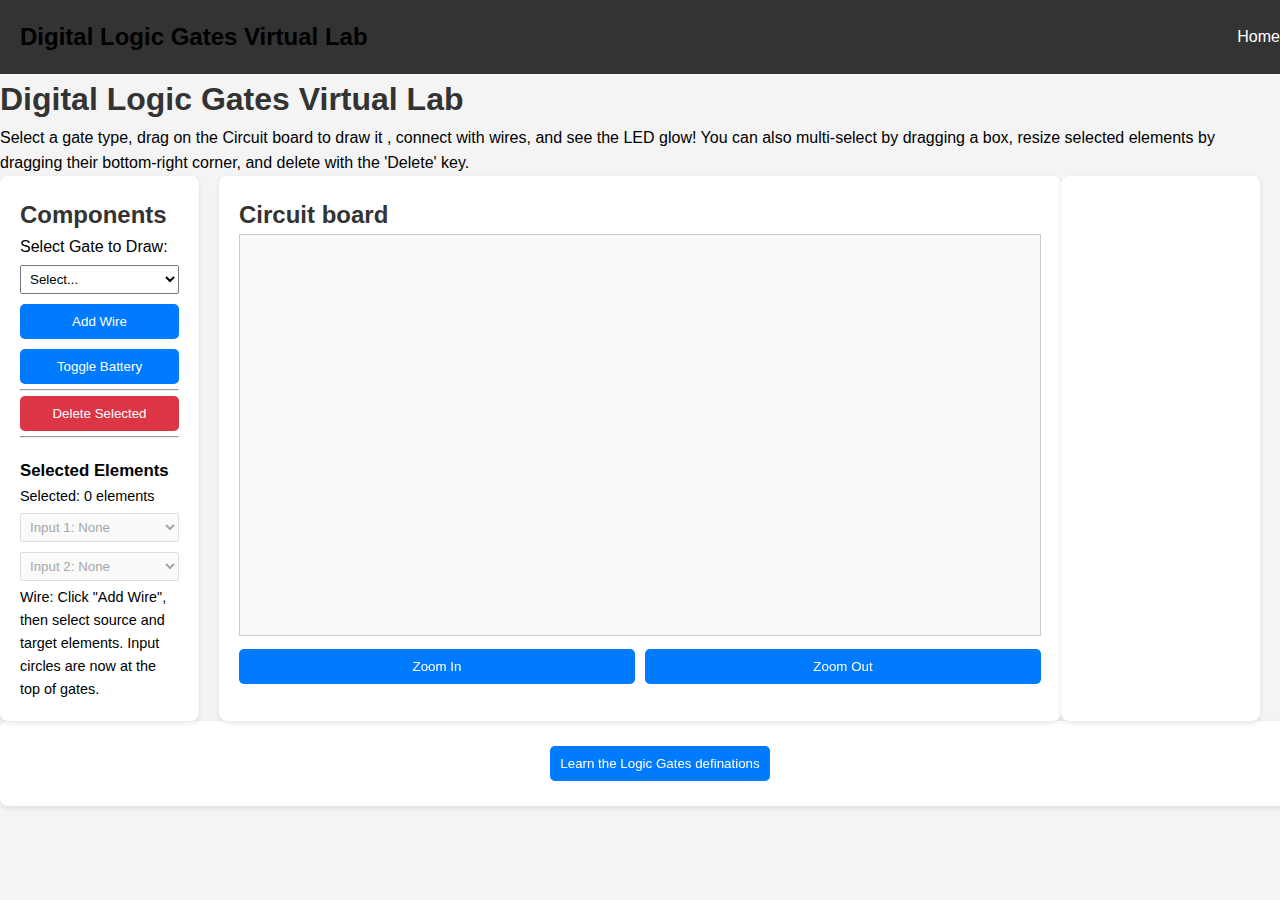
<file: phy/digitalgates.html>
<!DOCTYPE html>
<html lang="en">
<head>
    <meta charset="UTF-8">
    <meta name="viewport" content="width=device-width, initial-scale=1.0">
    <title>Digital Logic Gates</title>
    <style>
        *{padding: 0px;margin: 0px;}
        body {
            font-family: Arial, sans-serif;
            /* margin: 20px; */
            line-height: 1.6;
            background-color: #f4f4f4;
        }
        h1, h2 {
            color: #333;
        }
        .container {
            display: flex;
        }
        .controls {
            width: 300px;
            padding: 20px;
            background-color: white;
            border-radius: 8px;
            box-shadow: 0 2px 5px rgba(0,0,0,0.1);
            margin-right: 20px;
        }
        .canvas-area {
            flex-grow: 1;
            background-color: white;
            padding: 20px;
            border-radius: 8px;
            box-shadow: 0 2px 5px rgba(0,0,0,0.1);
        }
        canvas {
            border: 1px solid #ccc;
            background-color: #f9f9f9;
        }
        button {
            padding: 10px;
            margin: 5px 0;
            width: 100%;
            background-color: #007BFF;
            color: white;
            border: none;
            border-radius: 5px;
            cursor: pointer;
        }
        button:hover {
            background-color: #0056b3;
        }
        select, input {
            margin: 5px 0;
            padding: 5px;
            width: 100%;
        }
        .gate-info {
            margin-top: 20px;
            font-size: 0.9em;
        }
        .zoom-controls {
            display: flex;
            gap: 10px; /* spacing between buttons */
        }
        .zoom-controls button {
            flex: 1; /* optional: makes both buttons same width */
        }
        /* Styling for delete button */
        .delete-button {
            background-color: #dc3545; /* Red color for delete button */
        }
        .delete-button:hover {
            background-color: #c82333;
        }
        /* Style for truth table */
        #gate-details-panel table {
            width: 100%;
            border-collapse: collapse;
            margin-top: 5px;
        }
        #gate-details-panel th, #gate-details-panel td {
            border: 1px solid #ccc;
            padding: 4px 8px;
            text-align: center;
        }
        #gate-details-panel th {
            background-color: #f2f2f2;
        }
        .navbar {
    background-color: #333;
    overflow: hidden;
    padding: 10px 20px;
    display: flex;
    justify-content: space-between;
    align-items: center;
    width: 100%;
    margin: 0;
}

.navbar a {
    float: left;
    display: block;
    color: white;
    text-align: center;
    padding: 14px 20px;
    text-decoration: none;
}

.navbar a:hover {
    background-color: #ddd;
    color: black;
}

.navbar .logo {
    font-size: 24px;
    font-weight: bold;
}

    </style>
    <!-- Matomo -->
<script>
  var _paq = window._paq = window._paq || [];
  /* tracker methods like "setCustomDimension" should be called before "trackPageView" */
  _paq.push(['trackPageView']);
  _paq.push(['enableLinkTracking']);
  (function() {
    var u="//stats9.serv00.com/";
    _paq.push(['setTrackerUrl', u+'matomo.php']);
    _paq.push(['setSiteId', '174']);
    var d=document, g=d.createElement('script'), s=d.getElementsByTagName('script')[0];
    g.async=true; g.src=u+'matomo.js'; s.parentNode.insertBefore(g,s);
  })();
</script>
<!-- End Matomo Code -->

</head>
<body>
    <div class="navbar">
        <span class="logo">Digital Logic Gates Virtual Lab</span>
        <div>
            <a href="/">Home</a>
            </div>
    </div>
    <h1>Digital Logic Gates Virtual Lab </h1>
    <p>Select a gate type, drag on the Circuit board to draw it , connect with wires, and see the LED glow! You can also multi-select by dragging a box, resize selected elements by dragging their bottom-right corner, and delete with the 'Delete' key.</p>
    <div class="container">
        <div class="controls">
            <h2>Components</h2>
            <label for="drawGateType">Select Gate to Draw:</label>
            <select id="drawGateType">
                <option value="none">Select...</option>
                <option value="AND">AND Gate</option>
                <option value="OR">OR Gate</option>
                <option value="NOT">NOT Gate</option>
                <option value="LED">LED</option>
                <option value="Battery">Battery</option>
                <option value="NAND">NAND Gate</option>
                <option value="NOR">NOR Gate</option>
                <option value="XOR">XOR Gate</option>
                <option value="XNOR">XNOR Gate</option>
                <option value="BUFFER">BUFFER</option>
            </select>
            <button onclick="startWire()">Add Wire</button>

            <button onclick="toggleSelectedBattery()">Toggle Battery</button>
            <hr>
            <button onclick="deleteSelectedElements()" class="delete-button">Delete Selected</button>
            <hr>
            <div class="gate-info">
                <h3>Selected Elements</h3>
                <p id="selected-info">None selected</p>
                <select id="input1" onchange="updateConnections()" disabled>
                    <option value="none">Input 1: None</option>
                    <option value="true">Input 1: True</option>
                    <option value="false">Input 1: False</option>
                </select>
                <select id="input2" onchange="updateConnections()" disabled>
                    <option value="none">Input 2: None</option>
                    <option value="true">Input 2: True</option>
                    <option value="false">Input 2: False</option>
                </select>
                <p>Wire: Click "Add Wire", then select source and target elements. Input circles are now at the top of gates.</p>
            </div>
        </div>
        <div class="canvas-area">
            <h2>Circuit board</h2>
            <canvas id="logicCanvas" width="800" height="400"></canvas>
            <div class="zoom-controls">
                <button onclick="zoomIn()">Zoom In</button>
                <button onclick="zoomOut()">Zoom Out</button>
            </div>
        </div>
        <div class="controls">
            
            <div id="gate-details-panel"></div>
        </div>
    </div>
    <div class="controls" style="width: 100%;"><center><a href="learngates.html"><button style="width: max-content;" class="bg-blue-600 text-white px-6 py-3 rounded-lg shadow-md hover:bg-blue-700 focus:outline-none focus:ring-4 focus:ring-blue-300 transition duration-300 ease-in-out active:bg-blue-800 cursor-pointer"> Learn the Logic Gates definations</button></a></center></div>

    <script>
        const canvas = document.getElementById('logicCanvas');
        const ctx = canvas.getContext('2d');
        const drawGateTypeSelect = document.getElementById('drawGateType');

        let zoomScale = 1;
        let elements = [];
        let wires = [];
        let selectedElements = [];
        let isDraggingElement = false;
        let isDrawingGate = false;
        let isSelectingRectangle = false;
        let isResizingElement = false; // New state for resizing
        let resizeHandleType = null;   // e.g., 'br' for bottom-right
        let elementBeingResized = null; // Reference to the element currently being resized
        let startX, startY; // For drawing, dragging, or selecting rectangle
        let resizeStartMouseX, resizeStartMouseY; // Mouse position when resize started
        let resizeStartWidth, resizeStartHeight; // Element's dimensions when resize started

        let currentDrawingGateType = 'none';

        let isWiring = false;
        let wireSource = null;

        // Element class for gates
        class Element {
            constructor(type, x, y, width, height) {
                this.type = type;
                this.x = x;
                this.y = y;
                this.width = width;
                this.height = height;
                this.input1 = null;
                this.input2 = (type === 'NOT' || type === 'LED' || type === 'Battery') ? null : null;
                this.output = false;
                this.id = elements.length;

                // Pin positions are relative to element's dimensions
                this.input1Pin = { x: this.width * 0.25, y: 0 };
                this.input2Pin = { x: this.width * 0.75, y: 0 };
                this.outputPin = { x: this.width / 2, y: this.height };
                if (type === 'NOT' || type === 'BUFFER') {
                    this.input1Pin = { x: this.width / 2, y: 0 };
                    this.input2Pin = null;
                }
            }

            draw() {
                try {
                    ctx.beginPath();
                    ctx.fillStyle = selectedElements.includes(this) ? '#e0e0e0' : '#ffffff';
                    ctx.strokeStyle = '#000000';
                    ctx.lineWidth = 2;
                    ctx.rect(this.x, this.y, this.width, this.height);
                    ctx.fill();
                    ctx.stroke();
                    ctx.fillStyle = '#000000';
                    ctx.font = '14px Arial';
                    ctx.textAlign = 'center';
                    ctx.textBaseline = 'middle';
                    ctx.fillText(this.type, this.x + this.width / 2, this.y + this.height / 2);

                    ctx.beginPath();
                    ctx.arc(this.x + this.input1Pin.x, this.y + this.input1Pin.y, 5, 0, Math.PI * 2);
                    ctx.fillStyle = this.input1 === true ? '#00ff00' : this.input1 === false ? '#ff0000' : '#cccccc';
                    ctx.fill();
                    ctx.stroke();

                    if (this.input2Pin) {
                        ctx.beginPath();
                        ctx.arc(this.x + this.input2Pin.x, this.y + this.input2Pin.y, 5, 0, Math.PI * 2);
                        ctx.fillStyle = this.input2 === true ? '#00ff00' : this.input2 === false ? '#ff0000' : '#cccccc';
                        ctx.fill();
                        ctx.stroke();
                    }

                    ctx.beginPath();
                    ctx.arc(this.x + this.outputPin.x, this.y + this.outputPin.y, 5, 0, Math.PI * 2);
                    ctx.fillStyle = this.output ? '#00ff00' : '#ff0000';
                    ctx.fill();
                    ctx.stroke();

                    // Draw resize handles if selected
                    if (selectedElements.includes(this)) {
                        this.drawResizeHandles();
                    }

                } catch (e) {
                    console.error('Error drawing element:', e);
                }
            }

            // Draws the resize handles for this element
            drawResizeHandles() {
                const handleSize = 8;
                const halfHandle = handleSize / 2;

                // Bottom-right handle
                ctx.fillStyle = '#007BFF'; // Blue handles
                ctx.strokeStyle = '#000000';
                ctx.lineWidth = 1;
                ctx.fillRect(this.x + this.width - halfHandle, this.y + this.height - halfHandle, handleSize, handleSize);
                ctx.strokeRect(this.x + this.width - halfHandle, this.y + this.height - halfHandle, handleSize, handleSize);
            }

            // Checks if a given coordinate is over a resize handle
            getHandleAt(mx, my) {
                const handleSize = 8;
                const halfHandle = handleSize / 2;

                // Check bottom-right handle
                if (mx > (this.x + this.width - halfHandle) && mx < (this.x + this.width + halfHandle) &&
                    my > (this.y + this.height - halfHandle) && my < (this.y + this.height + halfHandle)) {
                    return 'br'; // Bottom-right
                }
                return null;
            }


            isInside(mx, my) {
                return mx > this.x && mx < this.x + this.width && my > this.y && my < this.y + this.height;
            }

            isOverInputPin(mx, my) {
                const pin1Dist = Math.sqrt(Math.pow(mx - (this.x + this.input1Pin.x), 2) + Math.pow(my - (this.y + this.input1Pin.y), 2));
                if (pin1Dist < 5) return 'input1';
                if (this.input2Pin) {
                    const pin2Dist = Math.sqrt(Math.pow(mx - (this.x + this.input2Pin.x), 2) + Math.pow(my - (this.y + this.input2Pin.y), 2));
                    if (pin2Dist < 5) return 'input2';
                }
                return null;
            }

            isOverOutputPin(mx, my) {
                const pinDist = Math.sqrt(Math.pow(mx - (this.x + this.outputPin.x), 2) + Math.pow(my - (this.y + this.outputPin.y), 2));
                return pinDist < 5;
            }

            intersects(rectX, rectY, rectWidth, rectHeight) {
                return this.x < rectX + rectWidth &&
                       this.x + this.width > rectX &&
                       this.y < rectY + rectHeight &&
                       this.y + this.height > rectY;
            }

            computeOutput() {
                try {
                    if (this.type === 'AND') {
                        this.output = this.input1 === true && this.input2 === true;
                    } else if (this.type === 'OR') {
                        this.output = this.input1 === true || this.input2 === true;
                    } else if (this.type === 'NOT') {
                        this.output = this.input1 === false;
                    } else if (this.type === 'NAND') {
                        this.output = !(this.input1 === true && this.input2 === true);
                    } else if (this.type === 'NOR') {
                        this.output = !(this.input1 === true || this.input2 === true);
                    } else if (this.type === 'XOR') {
                        this.output = (this.input1 !== this.input2);
                    } else if (this.type === 'XNOR') {
                        this.output = (this.input1 === this.input2);
                    } else if (this.type === 'BUFFER') {
                        this.output = this.input1;
                    } else if (this.type === 'Battery') {
                        this.powered = true;
                        this.output = this.powered;
                    }
                } catch (e) {
                    console.error('Error computing output for', this.type, ':', e);
                }
            }
        }

        class LED {
            constructor(x, y) {
                this.type = 'LED';
                this.x = x;
                this.y = y;
                this.width = 40;
                this.height = 40; // Maintain square for LED
                this.input = null;
                this.output = false;
                this.id = elements.length;

                this.inputPin = { x: this.width / 2, y: 0 };
            }

            draw() {
                try {
                    ctx.beginPath();
                    ctx.arc(this.x + this.width / 2, this.y + this.height / 2, this.width / 2 - 5, 0, Math.PI * 2); // Circle based on width/height
                    ctx.fillStyle = this.output ? '#00ff00' : '#cccccc';
                    ctx.fill();
                    ctx.strokeStyle = '#000000';
                    ctx.lineWidth = 2;
                    ctx.stroke();
                    ctx.fillStyle = '#000000';
                    ctx.font = '14px Arial';
                    ctx.textAlign = 'center';
                    ctx.textBaseline = 'middle';
                    ctx.fillText("LED", this.x + this.width / 2, this.y + this.height / 2);

                    ctx.beginPath();
                    ctx.arc(this.x + this.inputPin.x, this.y + this.inputPin.y, 5, 0, Math.PI * 2);
                    ctx.fillStyle = this.input === true ? '#00ff00' : this.input === false ? '#ff0000' : '#cccccc';
                    ctx.fill();
                    ctx.stroke();

                    // Draw resize handles if selected
                    if (selectedElements.includes(this)) {
                        this.drawResizeHandles();
                    }

                } catch (e) {
                    console.error('Error drawing LED:', e);
                }
            }

            drawResizeHandles() {
                const handleSize = 8;
                const halfHandle = handleSize / 2;
                // Draw handle at the bottom-right of its bounding box
                ctx.fillStyle = '#007BFF';
                ctx.strokeStyle = '#000000';
                ctx.lineWidth = 1;
                ctx.fillRect(this.x + this.width - halfHandle, this.y + this.height - halfHandle, handleSize, handleSize);
                ctx.strokeRect(this.x + this.width - halfHandle, this.y + this.height - halfHandle, handleSize, handleSize);
            }

            getHandleAt(mx, my) {
                const handleSize = 8;
                const halfHandle = handleSize / 2;
                if (mx > (this.x + this.width - halfHandle) && mx < (this.x + this.width + halfHandle) &&
                    my > (this.y + this.height - halfHandle) && my < (this.y + this.height + halfHandle)) {
                    return 'br';
                }
                return null;
            }

            isInside(mx, my) {
                const dx = mx - (this.x + this.width / 2);
                const dy = my - (this.y + this.height / 2);
                return Math.sqrt(dx * dx + dy * dy) < (this.width / 2 - 5); // Based on actual drawn circle radius
            }

            isOverInputPin(mx, my) {
                const pinDist = Math.sqrt(Math.pow(mx - (this.x + this.inputPin.x), 2) + Math.pow(my - (this.y + this.inputPin.y), 2));
                return pinDist < 5 ? 'input' : null;
            }

            isOverOutputPin(mx, my) {
                return null;
            }

            intersects(rectX, rectY, rectWidth, rectHeight) {
                return this.x < rectX + rectWidth &&
                       this.x + this.width > rectX &&
                       this.y < rectY + rectHeight &&
                       this.y + this.height > rectY;
            }

            computeOutput() {
                try {
                    this.output = this.input === true;
                } catch (e) {
                    console.error('Error computing LED output:', e);
                }
            }
        }

        class Battery {
            constructor(x, y) {
                this.type = 'Battery';
                this.x = x;
                this.y = y;
                this.width = 60;
                this.height = 30;
                this.powered  = true
                this.output = this.powered;
                this.id = elements.length;

                this.outputPin = { x: this.width / 2, y: this.height };
            }

            draw() {
                try {
                    ctx.beginPath();
                    ctx.fillStyle = selectedElements.includes(this) ? '#e0e0e0' : '#ffffff';
                    ctx.strokeStyle = '#000000';
                    ctx.lineWidth = 2;
                    ctx.rect(this.x, this.y, this.width, this.height);
                    ctx.fill();
                    ctx.stroke();
                    ctx.fillStyle = '#000000';
                    ctx.font = '14px Arial';
                    ctx.textAlign = 'center';
                    ctx.textBaseline = 'middle';
                    ctx.fillText("Battery", this.x + this.width / 2, this.y + this.height / 2);

                    ctx.beginPath();
                    ctx.arc(this.x + this.outputPin.x, this.y + this.outputPin.y, 5, 0, Math.PI * 2);
                    ctx.fillStyle = this.output ? '#00ff00' : '#ff0000';
                    ctx.fill();
                    ctx.stroke();

                    // Draw resize handles if selected
                    if (selectedElements.includes(this)) {
                        this.drawResizeHandles();
                    }

                } catch (e) {
                    console.error('Error drawing Battery:', e);
                }
            }

            drawResizeHandles() {
                const handleSize = 8;
                const halfHandle = handleSize / 2;
                // Draw handle at the bottom-right of its bounding box
                ctx.fillStyle = '#007BFF';
                ctx.strokeStyle = '#000000';
                ctx.lineWidth = 1;
                ctx.fillRect(this.x + this.width - halfHandle, this.y + this.height - halfHandle, handleSize, handleSize);
                ctx.strokeRect(this.x + this.width - halfHandle, this.y + this.height - halfHandle, handleSize, handleSize);
            }

            getHandleAt(mx, my) {
                const handleSize = 8;
                const halfHandle = handleSize / 2;
                if (mx > (this.x + this.width - halfHandle) && mx < (this.x + this.width + halfHandle) &&
                    my > (this.y + this.height - halfHandle) && my < (this.y + this.height + halfHandle)) {
                    return 'br';
                }
                return null;
            }

            isInside(mx, my) {
                return mx > this.x && mx < this.x + this.width && my > this.y && my < this.y + this.height;
            }

            isOverInputPin(mx, my) {
                return null;
            }

            isOverOutputPin(mx, my) {
                const pinDist = Math.sqrt(Math.pow(mx - (this.x + this.outputPin.x), 2) + Math.pow(my - (this.y + this.outputPin.y), 2));
                return pinDist < 5;
            }

            computeOutput() {
                this.output = this.powered;
            }
        }

        class Wire {
            constructor(sourceElement, targetElement, targetInputSlot) {
                this.source = sourceElement;
                this.target = targetElement;
                this.inputSlot = targetInputSlot;
            }

            draw() {
                try {
                    ctx.beginPath();
                    ctx.strokeStyle = '#000000';
                    ctx.lineWidth = 2;

                    const sourceX = this.source.x + this.source.outputPin.x;
                    const sourceY = this.source.y + this.source.outputPin.y;

                    let targetX, targetY;
                    if (this.target.type === 'LED') {
                        targetX = this.target.x + this.target.inputPin.x;
                        targetY = this.target.y + this.target.inputPin.y;
                    } else if (this.target.type === 'NOT' || this.target.type === 'BUFFER') {
                        targetX = this.target.x + this.target.input1Pin.x;
                        targetY = this.target.y + this.target.input1Pin.y;
                    } else {
                        targetX = this.target.x + (this.inputSlot === 'input1' ? this.target.input1Pin.x : this.target.input2Pin.x);
                        targetY = this.target.y + (this.inputSlot === 'input1' ? this.target.input1Pin.y : this.target.input2Pin.y);
                    }

                    ctx.moveTo(sourceX, sourceY);
                    ctx.lineTo(targetX, targetY);
                    ctx.stroke();
                } catch (e) {
                    console.error('Error drawing wire:', e);
                }
            }
        }

        function addLED() {
            try {
                elements.push(new LED(50, 50));
                updateCanvas();
            } catch (e) {
                console.error('Error adding LED:', e);
            }
        }

        function addBattery() {
            try {
                elements.push(new Battery(50, 50));
                updateCanvas();
            } catch (e) {
                console.error('Error adding Battery:', e);
            }
        }

        function startWire() {
            try {
                isWiring = true;
                wireSource = null;
                document.getElementById('selected-info').innerText = 'Click an output pin for the wire source.';
                // Exit other modes
                isDrawingGate = false;
                isSelectingRectangle = false;
                isResizingElement = false; // Reset resize mode
                selectedElements = [];
                updateCanvas();
                updateInfoPanel(); // Clear additional info when starting wire mode
            } catch (e) {
                console.error('Error starting wire:', e);
            }
        }

        function updateCanvas() {
            try {
                ctx.setTransform(1, 0, 0, 1, 0, 0);
                ctx.clearRect(0, 0, canvas.width, canvas.height);

                ctx.save();
                ctx.scale(zoomScale, zoomScale);

                wires.forEach(wire => wire.draw());
                elements.forEach(element => element.draw());

                // Draw the selection rectangle if active
                if (isSelectingRectangle && startX !== undefined && startY !== undefined) {
                    const rect = canvas.getBoundingClientRect();
                    const currentMx = (lastMouseX - rect.left) / zoomScale;
                    const currentMy = (lastMouseY - rect.top) / zoomScale;

                    const x = Math.min(startX, currentMx);
                    const y = Math.min(startY, currentMy);
                    const width = Math.abs(currentMx - startX);
                    const height = Math.abs(currentMy - startY);

                    ctx.strokeStyle = '#007BFF';
                    ctx.lineWidth = 1;
                    ctx.setLineDash([5, 5]);
                    ctx.strokeRect(x, y, width, height);
                    ctx.setLineDash([]);
                    ctx.fillStyle = 'rgba(0, 123, 255, 0.1)';
                    ctx.fillRect(x, y, width, height);
                }

                ctx.restore();
            } catch (e) {
                console.error('Error updating canvas:', e);
            }
        }


        function updateConnections() {
            try {
                if (selectedElements.length === 1) {
                    const selectedElement = selectedElements[0];
                    const input1Select = document.getElementById('input1');
                    const input2Select = document.getElementById('input2');

                    input1Select.disabled = wires.some(w => w.target === selectedElement && (w.inputSlot === 'input1' || w.inputSlot === 'input'));
                    input2Select.disabled = wires.some(w => w.target === selectedElement && w.inputSlot === 'input2') || selectedElement.type === 'NOT' || selectedElement.type === 'LED' || selectedElement.type === 'Battery' || selectedElement.type === 'BUFFER';


                    if (!input1Select.disabled) {
                        const input1Val = input1Select.value;
                        if (selectedElement.type === 'LED') {
                            selectedElement.input = input1Val === 'true' ? true : input1Val === 'false' ? false : null;
                        } else {
                            selectedElement.input1 = input1Val === 'true' ? true : input1Val === 'false' ? false : null;
                        }
                    }

                    if (!input2Select.disabled) {
                        const input2Val = input2Select.value;
                        selectedElement.input2 = input2Val === 'true' ? true : input2Val === 'false' ? false : null;
                    }
                    selectedElement.computeOutput();
                    updateCircuit();
                    // document.getElementById('selected-info').innerText = `Selected: ${selectedElement.type} (ID: ${selectedElement.id})`; // Handled by updateInfoPanel
                } // else handled by updateInfoPanel
                updateCanvas();
                updateInfoPanel(); // Call updateInfoPanel to refresh data
            } catch (e) {
                console.error('Error updating connections:', e);
            }
        }

        function updateCircuit() {
            try {
                elements.forEach(element => {
                    if (element.type === 'LED') {
                        element.input = null;
                    } else if (element.type !== 'Battery') {
                        const hasInput1Wire = wires.some(w => w.target === element && (w.inputSlot === 'input1' || w.inputSlot === 'input'));
                        const hasInput2Wire = wires.some(w => w.target === element && w.inputSlot === 'input2');

                        if (element.type !== 'Battery') {
                            if (!hasInput1Wire) element.input1 = element.input1 ?? null;
                            if (element.input2 !== undefined && !hasInput2Wire) {
                                element.input2 = element.input2 ?? null;
                            }
                        }
                    }
                });

                let computed = new Set();
                let iterations = 0;
                const maxIterations = elements.length * 2;

                while (computed.size < elements.length && iterations < maxIterations) {
                    let madeProgress = false;
                    for (const element of elements) {
                        if (computed.has(element)) continue;

                        if (element.type === 'Battery') {
                            element.computeOutput();
                            computed.add(element);
                            madeProgress = true;
                            continue;
                        }

                        let inputsReady = true;
                        const incomingWires = wires.filter(w => w.target === element);

                        if (element.type === 'LED') {
                            const ledWire = incomingWires.find(w => w.target === element);
                            if (ledWire) {
                                if (!computed.has(ledWire.source)) {
                                    inputsReady = false;
                                } else {
                                    element.input = ledWire.source.output;
                                }
                            } else {
                                if (!document.getElementById('input1').disabled && selectedElements.includes(element)) {
                                     const inputVal = document.getElementById('input1').value;
                                     element.input = inputVal === 'true' ? true : inputVal === 'false' ? false : null;
                                } else { // If no wire and not manually set, default to null
                                    element.input = null;
                                }
                            }
                        } else { // For gates
                            const wire1 = incomingWires.find(w => w.inputSlot === 'input1'); // This includes LED's 'input'
                            const wire2 = incomingWires.find(w => w.inputSlot === 'input2');

                            if (wire1) {
                                if (!computed.has(wire1.source)) {
                                    inputsReady = false;
                                } else {
                                    element.input1 = wire1.source.output;
                                }
                            } else {
                                if (selectedElements.includes(element) && !document.getElementById('input1').disabled) {
                                    const inputVal = document.getElementById('input1').value;
                                    element.input1 = inputVal === 'true' ? true : inputVal === 'false' ? false : null;
                                } else { // Default to null if no wire and not manually set
                                    element.input1 = null;
                                }
                            }

                            if (element.input2Pin) { // Only check input2 if it exists for the gate type
                                if (wire2) {
                                    if (!computed.has(wire2.source)) {
                                        inputsReady = false;
                                    } else {
                                        element.input2 = wire2.source.output;
                                    }
                                } else {
                                    if (selectedElements.includes(element) && !document.getElementById('input2').disabled) {
                                        const inputVal = document.getElementById('input2').value;
                                        element.input2 = inputVal === 'true' ? true : inputVal === 'false' ? false : null;
                                    } else { // Default to null if no wire and not manually set
                                        element.input2 = null;
                                    }
                                }
                            }
                        }

                        if (inputsReady) {
                            element.computeOutput();
                            computed.add(element);
                            madeProgress = true;
                        }
                    }
                    if (!madeProgress && computed.size < elements.length) {
                        console.warn("Could not compute all elements. Possible unpowered circuit or unhandled dependencies.");
                        break;
                    }
                    iterations++;
                }
                updateCanvas();
            } catch (e) {
                console.error('Error updating circuit:', e);
            }
        }


        let lastMouseX, lastMouseY; // To store current mouse position for drawing selection rectangle

        // Mouse Down Event
        canvas.addEventListener('mousedown', (e) => {
            try {
                const rect = canvas.getBoundingClientRect();
                const mx = (e.clientX - rect.left) / zoomScale; // Adjust for zoom
                const my = (e.clientY - rect.top) / zoomScale; // Adjust for zoom

                // 1. Check for resize handle click (ONLY if a single element is selected)
                if (selectedElements.length === 1) {
                    const selected = selectedElements[0];
                    const handle = selected.getHandleAt(mx, my);
                    if (handle) {
                        isResizingElement = true;
                        resizeHandleType = handle;
                        elementBeingResized = selected;
                        resizeStartMouseX = mx;
                        resizeStartMouseY = my;
                        resizeStartWidth = selected.width;
                        resizeStartHeight = selected.height;

                        // Disable other interaction modes
                        isDraggingElement = false;
                        isDrawingGate = false;
                        isWiring = false;
                        isSelectingRectangle = false;
                        return; // Stop further processing in mousedown
                    }
                }

                // 2. If not resizing, check for drawing a new gate
                if (currentDrawingGateType !== 'none') {
                    isDrawingGate = true;
                    startX = mx;
                    startY = my;
                    selectedElements = [];
                    updateInfoPanel();
                    return;
                }

                // 3. If not drawing or resizing, check for wiring
                if (isWiring) {
                    let clickedPin = null;
                    for (let element of elements) {
                        if (element.isOverOutputPin(mx, my)) {
                            wireSource = element;
                            document.getElementById('selected-info').innerText = `Source selected: ${wireSource.type} (ID: ${wireSource.id}). Now click a target input pin.`;
                            updateCanvas();
                            return;
                        } else if (wireSource && element.isOverInputPin(mx, my)) {
                            clickedPin = element.isOverInputPin(mx, my);
                            if (clickedPin) {
                                // If an existing wire is found, remove it to allow the new connection
                                const existingWireIndex = wires.findIndex(w => w.target === element && w.inputSlot === clickedPin);
                                if (existingWireIndex !== -1) {
                                    wires.splice(existingWireIndex, 1);
                                    console.log(`Replaced existing wire on input ${clickedPin} of ${element.type} (ID: ${element.id}).`);
                                }

                                if (wireSource === element) {
                                     alert("Cannot connect an element to itself.");
                                     isWiring = false;
                                     wireSource = null;
                                     document.getElementById('selected-info').innerText = 'Wire cancelled. Select source element for wire.';
                                     updateCanvas();
                                     return;
                                }

                                wires.push(new Wire(wireSource, element, clickedPin));
                                isWiring = false;
                                wireSource = null;
                                document.getElementById('selected-info').innerText = 'Wire added.';
                                updateCircuit();
                                updateCanvas();
                                return;
                            }
                        }
                    }
                    if (isWiring) { // If clicked outside any pin while in wiring mode
                        isWiring = false;
                        wireSource = null;
                        document.getElementById('selected-info').innerText = 'Wire cancelled. No valid pin clicked.';
                        updateCanvas();
                        updateInfoPanel(); // Clear additional info when wiring cancelled
                    }
                    return; // Stop further processing if wiring was attempted
                }

                // 4. If not resizing, drawing, or wiring, handle element selection/dragging or rectangle selection
                let clickedElement = null;
                for (let element of elements) {
                    if (element.isInside(mx, my)) {
                        clickedElement = element;
                        break;
                    }
                }

                if (clickedElement) {
                    // If an element was clicked, initiate dragging or multi-selection
                    if (e.shiftKey) { // Allow multi-selection with Shift key
                        if (!selectedElements.includes(clickedElement)) {
                            selectedElements.push(clickedElement);
                        } else {
                            selectedElements = selectedElements.filter(el => el !== clickedElement);
                        }
                    } else { // Single selection (or start dragging current selection)
                        // If not multi-selecting, and clicked on an unselected element, clear current selection
                        if (!selectedElements.includes(clickedElement) || selectedElements.length > 1) {
                             selectedElements = [clickedElement];
                        }
                    }
                    isDraggingElement = true;
                    offsetX = mx - clickedElement.x; // Store offset relative to the *clicked* element for dragging
                    offsetY = my - clickedElement.y;
                    updateInfoPanel();
                } else {
                    // Clicked on empty canvas, initiate rectangle selection
                    if (!e.shiftKey) { // Start new selection if not adding to existing
                        selectedElements = []; // Clear previous selection
                    }
                    isSelectingRectangle = true;
                    startX = mx;
                    startY = my;
                    updateInfoPanel();
                }
                updateCanvas();
            } catch (e) {
                console.error('Error in mousedown event:', e);
            }
        });

        // Mouse Move Event
        // let lastMouseX, lastMouseY; // REMOVED: Already declared at top-level
        canvas.addEventListener('mousemove', (e) => {
            try {
                const rect = canvas.getBoundingClientRect();
                lastMouseX = e.clientX; // Store for drawing selection rectangle
                lastMouseY = e.clientY; // Store for drawing selection rectangle
                const mx = (e.clientX - rect.left) / zoomScale;
                const my = (e.clientY - rect.top) / zoomScale;

                if (isResizingElement && elementBeingResized) {
                    const dx = mx - resizeStartMouseX;
                    const dy = my - resizeStartMouseY;

                    let newWidth = resizeStartWidth;
                    let newHeight = resizeStartHeight;
                    const minSize = 40; // Minimum dimension for elements

                    if (resizeHandleType === 'br') { // Bottom-right handle
                        newWidth = Math.max(minSize, resizeStartWidth + dx);
                        newHeight = Math.max(minSize, resizeStartHeight + dy);
                    }

                    // Apply new dimensions to the element being resized
                    elementBeingResized.width = newWidth;
                    // For LED, keep it square
                    if (elementBeingResized.type === 'LED') {
                        elementBeingResized.height = newWidth; // Keep height equal to width
                    } else {
                        elementBeingResized.height = newHeight;
                    }

                    // Recalculate pin positions based on new dimensions (they are already relative, just ensure consistency)
                    if (elementBeingResized.type !== 'LED' && elementBeingResized.type !== 'Battery') {
                        elementBeingResized.input1Pin = { x: elementBeingResized.width * 0.25, y: 0 };
                        if (elementBeingResized.type !== 'NOT' && elementBeingResized.type !== 'BUFFER') {
                            elementBeingResized.input2Pin = { x: elementBeingResized.width * 0.75, y: 0 };
                        } else {
                            elementBeingResized.input1Pin = { x: elementBeingResized.width / 2, y: 0 }; // For NOT/BUFFER
                        }
                        elementBeingResized.outputPin = { x: elementBeingResized.width / 2, y: elementBeingResized.height };
                    } else if (elementBeingResized.type === 'LED') {
                        elementBeingResized.inputPin = { x: elementBeingResized.width / 2, y: 0 };
                    } else if (elementBeingResized.type === 'Battery') {
                        elementBeingResized.outputPin = { x: elementBeingResized.width / 2, y: elementBeingResized.height };
                    }

                    updateCanvas();
                    return; // Crucial: stop other mousemove logic
                }


                if (isDrawingGate) {
                    let currentWidth = mx - startX;
                    let currentHeight = my - startY;

                    if (currentWidth < 20) currentWidth = 20;
                    if (currentHeight < 20) currentHeight = 20;

                    ctx.clearRect(0, 0, canvas.width, canvas.height);
                    wires.forEach(wire => wire.draw());
                    elements.forEach(element => element.draw());

                    ctx.beginPath();
                    ctx.strokeStyle = '#007BFF';
                    ctx.lineWidth = 2;
                    ctx.rect(startX, startY, currentWidth, currentHeight);
                    ctx.stroke();
                    ctx.fillStyle = 'rgba(0, 123, 255, 0.2)';
                    ctx.fill();
                    ctx.fillStyle = '#000000';
                    ctx.font = '14px Arial';
                    ctx.textAlign = 'center';
                    ctx.textBaseline = 'middle';
                    ctx.fillText(currentDrawingGateType, startX + currentWidth / 2, startY + currentHeight / 2);
                    return;
                }

                if (isDraggingElement && selectedElements.length > 0) {
                    // Apply movement to all selected elements
                    selectedElements.forEach(element => {
                        element.x = mx - offsetX;
                        element.y = my - offsetY;
                    });
                    updateCanvas();
                } else if (isSelectingRectangle) {
                    updateCanvas(); // Just redraw to show the updated rectangle
                }
            } catch (e) {
                console.error('Error in mousemove event:', e);
            }
        });

        // Mouse Up Event
        canvas.addEventListener('mouseup', (e) => {
            try {
                const rect = canvas.getBoundingClientRect();
                const mx = (e.clientX - rect.left) / zoomScale;
                const my = (e.clientY - rect.top) / zoomScale;

                if (isResizingElement) {
                    isResizingElement = false;
                    resizeHandleType = null;
                    elementBeingResized = null;
                    updateCircuit(); // Recalculate connections after resize if needed
                    updateCanvas();
                    updateInfoPanel();
                    return;
                }

                if (isDrawingGate) {
                    let finalWidth = mx - startX;
                    let finalHeight = my - startY;

                    if (finalWidth < 40) finalWidth = 40;
                    if (finalHeight < 40) finalHeight = 40;

                    if (currentDrawingGateType === 'LED') {
                        let led = new LED(startX, startY);
                        led.width = finalWidth;
                        led.height = finalWidth; // Ensure LED is square
                        elements.push(led);
                    } else if (currentDrawingGateType === 'Battery') {
                        let battery = new Battery(startX, startY);
                        battery.width = finalWidth;
                        battery.height = finalHeight;
                        elements.push(battery);
                    } else {
                        let newGate = new Element(currentDrawingGateType, startX, startY, finalWidth, finalHeight);
                        elements.push(newGate);
                    }

                    isDrawingGate = false;
                    currentDrawingGateType = 'none';
                    drawGateTypeSelect.value = 'none';
                    updateCircuit();
                    updateCanvas();
                    updateInfoPanel(); // Update panel after adding gate
                    return;
                }

                if (isSelectingRectangle) {
                    isSelectingRectangle = false;
                    const x = Math.min(startX, mx);
                    const y = Math.min(startY, my);
                    const width = Math.abs(mx - startX);
                    const height = Math.abs(my - startY);

                    const newlySelected = elements.filter(element =>
                        element.intersects(x, y, width, height)
                    );

                    if (e.shiftKey) {
                        newlySelected.forEach(el => {
                            if (!selectedElements.includes(el)) {
                                selectedElements.push(el);
                            }
                        });
                    } else {
                        selectedElements = newlySelected;
                    }
                    updateInfoPanel();
                    updateCanvas();
                    return;
                }

                isDraggingElement = false;
            } catch (e) {
                console.error('Error in mouseup event:', e);
            }
        });

        // Event listener for the gate type selection dropdown
        drawGateTypeSelect.addEventListener('change', (e) => {
            currentDrawingGateType = e.target.value;
            if (currentDrawingGateType !== 'none') {
                document.getElementById('selected-info').innerText = `Ready to draw ${currentDrawingGateType} gate. Click and drag on canvas.`;
            } else {
                document.getElementById('selected-info').innerText = 'None selected';
            }
            // Exit other modes
            isWiring = false;
            wireSource = null;
            isDraggingElement = false;
            isSelectingRectangle = false;
            isResizingElement = false; // Reset resize mode
            selectedElements = [];
            updateCanvas();
            updateInfoPanel(); // Clear additional info when changing draw type
        });

        // --- New Functions for Truth Table and Equation ---

        function getEquation(gateType) {
            switch (gateType) {
                case 'AND': return 'A ⋅ B (or A & B)';
                case 'OR': return 'A + B (or A | B)';
                case 'NOT': return '¬A (or !A)';
                case 'NAND': return '¬(A ⋅ B)';
                case 'NOR': return '¬(A + B)';
                case 'XOR': return 'A ⊕ B';
                case 'XNOR': return '¬(A ⊕ B)';
                case 'BUFFER': return 'A';
                default: return 'N/A';
            }
        }

        function generateTruthTable(gateType) {
            let tableHtml = '';
            let inputs = [];

            // Create a dummy gate to simulate its output without affecting canvas elements
            // Use current element's class if possible, or Element for generic gates
            let tempGate;
            if (['AND', 'OR', 'NOT', 'NAND', 'NOR', 'XOR', 'XNOR', 'BUFFER'].includes(gateType)) {
                 tempGate = new Element(gateType, 0, 0, 0, 0); // Dummy element
            } else {
                return '<p>Truth table not applicable for this element type.</p>';
            }


            switch (gateType) {
                case 'AND':
                case 'OR':
                case 'NAND':
                case 'NOR':
                case 'XOR':
                case 'XNOR':
                    tableHtml += '<tr><th>A</th><th>B</th><th>Output</th></tr>';
                    inputs = [[false, false], [false, true], [true, false], [true, true]];
                    break;
                case 'NOT':
                case 'BUFFER':
                    tableHtml += '<tr><th>A</th><th>Output</th></tr>';
                    inputs = [[false], [true]];
                    break;
                default:
                    // Should not reach here if gateType check is done above
                    return '<p>Truth table not applicable for this element type.</p>';
            }

            inputs.forEach(inputValues => {
                tableHtml += '<tr>';
                inputValues.forEach(val => {
                    tableHtml += `<td>${val ? '1' : '0'}</td>`;
                });

                if (inputValues.length === 1) {
                    tempGate.input1 = inputValues[0];
                } else if (inputValues.length === 2) {
                    tempGate.input1 = inputValues[0];
                    tempGate.input2 = inputValues[1];
                }
                tempGate.computeOutput();
                tableHtml += `<td>${tempGate.output ? '1' : '0'}</td>`;
                tableHtml += '</tr>';
            });

            return '<table border="1">' + tableHtml + '</table>';
        }

        // --- End New Functions ---

        function updateInfoPanel() {
            const selectedInfoParagraph = document.getElementById('selected-info');
            const input1Select = document.getElementById('input1');
            const input2Select = document.getElementById('input2');
            const gateDetailsPanel = document.getElementById('gate-details-panel');

            // Clear previous content in the details panel
            gateDetailsPanel.innerHTML = '';

            if (selectedElements.length === 1) {
                const selectedElement = selectedElements[0];
                selectedInfoParagraph.innerText = `Selected: ${selectedElement.type} (ID: ${selectedElement.id})`;

                // Display equation and truth table for logic gates
                if (['AND', 'OR', 'NOT', 'NAND', 'NOR', 'XOR', 'XNOR', 'BUFFER'].includes(selectedElement.type)) {
                    const equation = getEquation(selectedElement.type);
                    const truthTableHtml = generateTruthTable(selectedElement.type);
                    gateDetailsPanel.innerHTML = `
                        <h4>Equation:</h4>
                        <p>${equation}</p>
                        <h4>Truth Table:</h4>
                        ${truthTableHtml}
                    `;
                } else if (selectedElement.type === 'Battery') {
                    gateDetailsPanel.innerHTML = `
                        <h4>Status:</h4>
                        <p>Output: ${selectedElement.output ? 'ON (1)' : 'OFF (0)'}</p>
                        <p>Click "Toggle Battery" to change state.</p>
                    `;
                } else if (selectedElement.type === 'LED') {
                    gateDetailsPanel.innerHTML = `
                        <h4>Status:</h4>
                        <p>Input: ${selectedElement.input === true ? 'ON (1)' : selectedElement.input === false ? 'OFF (0)' : 'N/A'}</p>
                        <p>Output: ${selectedElement.output ? 'ON (1)' : 'OFF (0)'}</p>
                    `;
                }
                else{
                    gateDetailsPanel.innerHTML = "Select an logic gate to see the Truth table and equation";
                }

                // Update input dropdowns
                if (selectedElement.type === 'LED') {
                    input1Select.value = selectedElement.input === true ? 'true' : selectedElement.input === false ? 'false' : 'none';
                } else {
                    input1Select.value = selectedElement.input1 === true ? 'true' : selectedElement.input1 === false ? 'false' : 'none';
                    input2Select.value = selectedElement.input2 === true ? 'true' : selectedElement.input2 === false ? 'false' : 'none';
                }

                input1Select.disabled = wires.some(w => w.target === selectedElement && (w.inputSlot === 'input1' || w.inputSlot === 'input')) || selectedElement.type === 'Battery';
                input2Select.disabled = wires.some(w => w.target === selectedElement && w.inputSlot === 'input2') || selectedElement.type === 'NOT' || selectedElement.type === 'LED' || selectedElement.type === 'Battery' || selectedElement.type === 'BUFFER';

            } else {
                selectedInfoParagraph.innerText = `Selected: ${selectedElements.length} elements`;
                input1Select.value = 'none';
                input2Select.value = 'none';
                input1Select.disabled = true;
                input2Select.disabled = true;
            }
        }
        function toggleSelectedBattery() {
            if (selectedElements.length === 1 && selectedElements[0].type === 'Battery') {
                const battery = selectedElements[0];
                battery.powered = !battery.powered;
                battery.computeOutput();
                updateCircuit();
                updateCanvas();
                updateInfoPanel(); // Update info panel after toggling battery
                document.getElementById('selected-info').innerText =
                    `Battery ${battery.id} is now ${battery.powered ? 'ON' : 'OFF'}`;
            } else {
                alert('Please select a single Battery to toggle.');
            }
        }

        canvas.addEventListener('wheel', function(e) {
            if (e.ctrlKey) {
                e.preventDefault();
                if (e.deltaY < 0) {
                    zoomIn();
                } else {
                    zoomOut();
                }
            }
        });
        function zoomIn() {
            zoomScale *= 1.1; // Zoom in by 10%
            updateCanvas();
        }

        function zoomOut() {
            zoomScale /= 1.1; // Zoom out by...
            updateCanvas();
        }

        function deleteSelectedElements() {
            if (selectedElements.length === 0) {
                alert("No elements selected to delete.");
                return;
            }

            wires = wires.filter(wire =>
                !selectedElements.includes(wire.source) && !selectedElements.includes(wire.target)
            );

            elements = elements.filter(element => !selectedElements.includes(element));

            selectedElements = [];
            updateInfoPanel();
            updateCircuit();
            updateCanvas();
            document.getElementById('selected-info').innerText = 'Selected elements deleted.';
        }

        document.addEventListener('keydown', (e) => {
            if (e.key === 'Delete' || e.key === 'Backspace') {
                if (selectedElements.length > 0) {
                    e.preventDefault();
                    deleteSelectedElements();
                }
            }
        });


        // Initialize canvas
        updateCanvas();
        updateInfoPanel(); // Initial call to set up the panel
    </script>
</body>
</html>
</file>
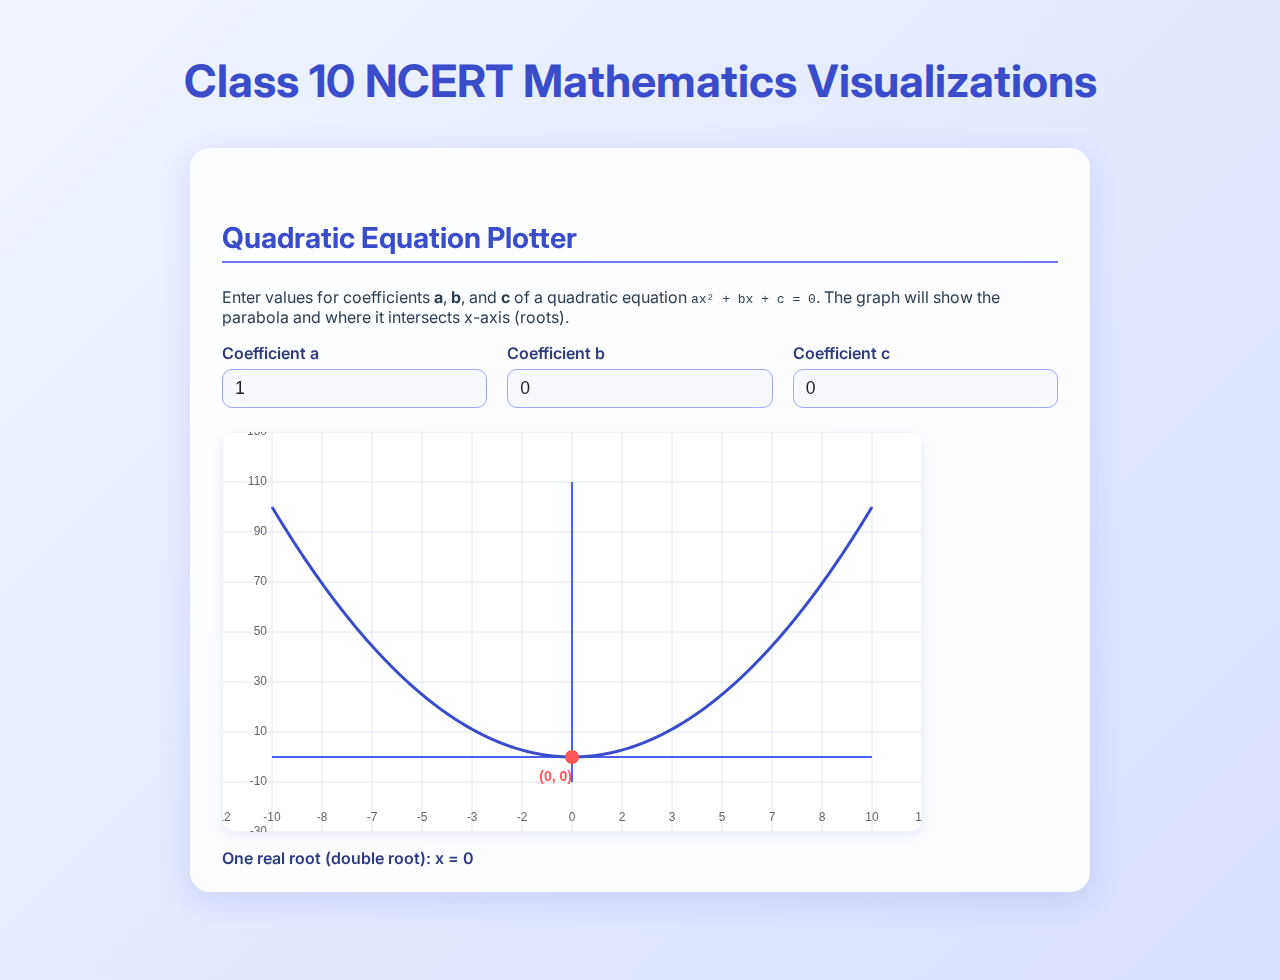
<file: school/Quadraticequ.html>
<!DOCTYPE html>
<html lang="en">
<head>
<meta charset="UTF-8" />
<meta name="viewport" content="width=device-width, initial-scale=1" />
<title>Class 10 NCERT Math Visualizations</title>
<style>
  @import url('https://fonts.googleapis.com/css2?family=Inter:wght@400;600&display=swap');
  @import url('https://fonts.googleapis.com/icon?family=Material+Icons');

  * {
    box-sizing: border-box;
  }
  body {
    margin: 0;
    font-family: 'Inter', sans-serif;
    background: linear-gradient(135deg, #f0f4ff, #d8e0ff);
    color: #2c3e50;
    min-height: 100vh;
    padding: 24px 16px;
  }

  h1, h2 {
    color: #3b4cca;
    font-weight: 700;
    margin-bottom: 16px;
  }
  h1 {
    font-size: 2.8rem;
    text-align: center;
    margin-bottom: 40px;
  }
  h2 {
    font-size: 1.8rem;
    margin-top: 48px;
    margin-bottom: 24px;
    border-bottom: 2px solid #6d75ff;
    padding-bottom: 6px;
  }

  /* Layout for each visualization section */
  section.visualization {
    background: rgba(255 255 255 / 0.9);
    backdrop-filter: blur(12px);
    border-radius: 20px;
    padding: 24px 32px;
    box-shadow: 0 8px 32px rgb(59 76 202 / 0.15);
    max-width: 900px;
    margin: 0 auto 64px auto;
  }

  /* Form styles */
  form {
    display: flex;
    flex-wrap: wrap;
    gap: 20px;
  }
  .form-group {
    flex: 1;
    min-width: 140px;
    display: flex;
    flex-direction: column;
  }
  label {
    font-weight: 600;
    margin-bottom: 6px;
    font-size: 1rem;
    color: #2e3a7c;
  }
  input[type="number"] {
    border-radius: 10px;
    border: 1.5px solid #a0a8ff;
    padding: 8px 12px;
    font-size: 1.1rem;
    transition: border-color 0.3s ease;
    background: #f7f9ff;
    color: #222;
  }
  input[type="number"]:focus {
    outline: none;
    border-color: #3b4cca;
    box-shadow: 0 0 8px #3b4cca88;
  }

  /* Buttons hidden since removed */
  .hidden {
    display: none;
  }

  /* Quadratic graph canvas */
  #quadraticGraph {
    display: block;
    border-radius: 14px;
    margin-top: 24px;
    max-width: 100%;
    background: white;
    box-shadow: 0 4px 12px rgb(59 76 202 / 0.1);
  }

  /* AP visualization */
  #apOutput {
    margin-top: 30px;
    font-size: 1.1rem;
    max-height: 160px;
    overflow-y: auto;
    background: #eff3ff;
    border-radius: 12px;
    padding: 14px 20px;
    box-shadow: inset 0 4px 8px #b0bbff88;
  }

  /* AP number line */
  #apNumberLine {
    margin-top: 20px;
    width: 100%;
    height: 120px;
    background: white;
    border-radius: 14px;
    box-shadow: 0 4px 14px rgb(59 76 202 / 0.15);
  }
  #apNumberLine svg {
    display: block;
    margin: 0 auto;
    max-width: 100%;
  }

</style>
  <!-- Matomo -->
<script>
  var _paq = window._paq = window._paq || [];
  /* tracker methods like "setCustomDimension" should be called before "trackPageView" */
  _paq.push(['trackPageView']);
  _paq.push(['enableLinkTracking']);
  (function() {
    var u="//stats9.serv00.com/";
    _paq.push(['setTrackerUrl', u+'matomo.php']);
    _paq.push(['setSiteId', '174']);
    var d=document, g=d.createElement('script'), s=d.getElementsByTagName('script')[0];
    g.async=true; g.src=u+'matomo.js'; s.parentNode.insertBefore(g,s);
  })();
</script>
<!-- End Matomo Code -->

</head>
<body>
  <h1>Class 10 NCERT Mathematics Visualizations</h1>

  <!-- Visualization 1: Quadratic Equations -->
  <section class="visualization" aria-label="Quadratic Equation Visualization">
    <h2>Quadratic Equation Plotter</h2>
    <p>Enter values for coefficients <strong>a</strong>, <strong>b</strong>, and <strong>c</strong> of a quadratic equation <code>ax² + bx + c = 0</code>. The graph will show the parabola and where it intersects x-axis (roots).</p>

    <form id="quadraticForm" aria-describedby="quadraticDesc">
      <div class="form-group">
        <label for="coefA">Coefficient a</label>
        <input type="number" id="coefA" value="1" step="0.1" required aria-required="true" />
      </div>
      <div class="form-group">
        <label for="coefB">Coefficient b</label>
        <input type="number" id="coefB" value="0" step="0.1" required aria-required="true" />
      </div>
      <div class="form-group">
        <label for="coefC">Coefficient c</label>
        <input type="number" id="coefC" value="0" step="0.1" required aria-required="true" />
      </div>
    </form>
    <canvas id="quadraticGraph" width="700" height="400" role="img" aria-live="polite" aria-label="Graph of quadratic function"></canvas>
    <div id="quadraticInfo" aria-live="polite" style="margin-top:16px; font-weight:600; color:#2c3a84;"></div>
  </section>

  

<script>
  (() => {
    // Utility
    const round = (num, dec = 2) => Math.round(num * 10**dec) / 10**dec;

    // ------- Visualization 1: Quadratic Equations -------
    const coefA = document.getElementById('coefA');
    const coefB = document.getElementById('coefB');
    const coefC = document.getElementById('coefC');
    const canvas = document.getElementById('quadraticGraph');
    const ctx = canvas.getContext('2d');
    const quadraticInfo = document.getElementById('quadraticInfo');

    function clearCanvas() {
      ctx.clearRect(0, 0, canvas.width, canvas.height);
    }

    function drawGrid() {
      ctx.strokeStyle = '#e2e8f0';
      ctx.lineWidth = 1;
      ctx.font = '12px Inter, sans-serif';
      ctx.fillStyle = '#666';
      ctx.textAlign = 'center';
      ctx.textBaseline = 'top';

      // Vertical grid lines and labels every 50 pixels (translates to units later)
      for (let x = 0; x <= canvas.width; x += 50) {
        ctx.beginPath();
        ctx.moveTo(x, 0);
        ctx.lineTo(x, canvas.height);
        ctx.stroke();

        // Label X axis (transformed units)
        const xVal = Math.round(xUnitToReal(x));
        ctx.fillText(xVal, x, canvas.height - 20);
      }

      // Horizontal grid lines and labels every 50 pixels
      ctx.textAlign = 'right';
      ctx.textBaseline = 'middle';
      for (let y = 0; y <= canvas.height; y += 50) {
        ctx.beginPath();
        ctx.moveTo(0, y);
        ctx.lineTo(canvas.width, y);
        ctx.stroke();

        // Label Y axis (transformed units)
        const yVal = Math.round(yUnitToReal(y));
        ctx.fillText(yVal, 45, y);
      }
    }

    // Coordinate system scaling and transformation
    const margin = 50;
    const xMinReal = -10;
    const xMaxReal = 10;
    let yMinReal = -10;
    let yMaxReal = 10;

    function xUnitToReal(x) {
      return xMinReal + (x - margin) * (xMaxReal - xMinReal) / (canvas.width - 2*margin);
    }
    function realToXUnit(x) {
      return margin + (x - xMinReal) * (canvas.width - 2*margin) / (xMaxReal - xMinReal);
    }
    function yUnitToReal(y) {
      return yMaxReal - (y - margin) * (yMaxReal - yMinReal) / (canvas.height - 2*margin);
    }
    function realToYUnit(y) {
      return margin + (yMaxReal - y) * (canvas.height - 2*margin) / (yMaxReal - yMinReal);
    }

    function plotQuadratic(a, b, c) {
      clearCanvas();

      const nPoints = canvas.width;
      let yValues = [];
      for (let i = 0; i <= nPoints; i++) {
        const x = xMinReal + i * (xMaxReal - xMinReal) / nPoints;
        const y = a*x*x + b*x + c;
        yValues.push(y);
      }

      const minY = Math.min(...yValues);
      const maxY = Math.max(...yValues);
      const yRange = maxY - minY;
      yMinReal = minY - 0.1 * yRange;
      yMaxReal = maxY + 0.1 * yRange;
      if(yMinReal === yMaxReal) {
        yMinReal -= 5;
        yMaxReal += 5;
      }

      drawGrid();

      ctx.strokeStyle = '#4b5fff';
      ctx.lineWidth = 2;

      if (yMinReal < 0 && yMaxReal > 0) {
        const yAxisCanvas = realToYUnit(0);
        ctx.beginPath();
        ctx.moveTo(margin, yAxisCanvas);
        ctx.lineTo(canvas.width - margin, yAxisCanvas);
        ctx.stroke();
      }
      if (xMinReal < 0 && xMaxReal > 0) {
        const xAxisCanvas = realToXUnit(0);
        ctx.beginPath();
        ctx.moveTo(xAxisCanvas, margin);
        ctx.lineTo(xAxisCanvas, canvas.height - margin);
        ctx.stroke();
      }

      ctx.strokeStyle = '#3b4cca';
      ctx.lineWidth = 3;
      ctx.beginPath();
      for(let i = 0; i <= nPoints; i++){
        const xReal = xMinReal + i * (xMaxReal - xMinReal) / nPoints;
        const yReal = a*xReal*xReal + b*xReal + c;
        const cx = realToXUnit(xReal);
        const cy = realToYUnit(yReal);
        if(i === 0) ctx.moveTo(cx, cy);
        else ctx.lineTo(cx, cy);
      }
      ctx.stroke();

      let rootsText = '';
      const discriminant = b*b - 4*a*c;
      if(a === 0){
        rootsText = 'Not a quadratic function (a = 0)';
      } else if(discriminant > 0) {
        const root1 = (-b + Math.sqrt(discriminant)) / (2*a);
        const root2 = (-b - Math.sqrt(discriminant)) / (2*a);
        rootsText = `Real roots: x₁ = ${round(root1)}, x₂ = ${round(root2)}`;
        [root1, root2].forEach(root => {
          if(root >= xMinReal && root <= xMaxReal){
            const cx = realToXUnit(root);
            const cy = realToYUnit(0);
            ctx.fillStyle = '#ff5555';
            ctx.beginPath();
            ctx.arc(cx, cy, 7, 0, Math.PI * 2);
            ctx.fill();
            ctx.font = 'bold 14px Inter, sans-serif';
            ctx.fillText(`(${round(root)}, 0)`, cx, cy + 20);
          }
        });
      } else if(discriminant === 0) {
        const root = -b / (2*a);
        rootsText = `One real root (double root): x = ${round(root)}`;
        if(root >= xMinReal && root <= xMaxReal){
          const cx = realToXUnit(root);
          const cy = realToYUnit(0);
          ctx.fillStyle = '#ff5555';
          ctx.beginPath();
          ctx.arc(cx, cy, 7, 0, Math.PI * 2);
          ctx.fill();
          ctx.font = 'bold 14px Inter, sans-serif';
          ctx.fillText(`(${round(root)}, 0)`, cx, cy + 20);
        }
      } else {
        rootsText = 'No real roots (discriminant < 0)';
      }
      quadraticInfo.textContent = rootsText;
    }

    function quadraticInputsListener() {
      const a = parseFloat(coefA.value);
      const b = parseFloat(coefB.value);
      const c = parseFloat(coefC.value);
      if(isNaN(a) || isNaN(b) || isNaN(c)){
        quadraticInfo.textContent = 'Please enter valid coefficients.';
        clearCanvas();
        return;
      }
      plotQuadratic(a, b, c);
    }

    // Listen on input events for auto updating
    [coefA, coefB, coefC].forEach(input => {
      input.addEventListener('input', quadraticInputsListener);
    });

    // Initial plot
    quadraticInputsListener();

  })();
</script>

</body>
</html>
</file>
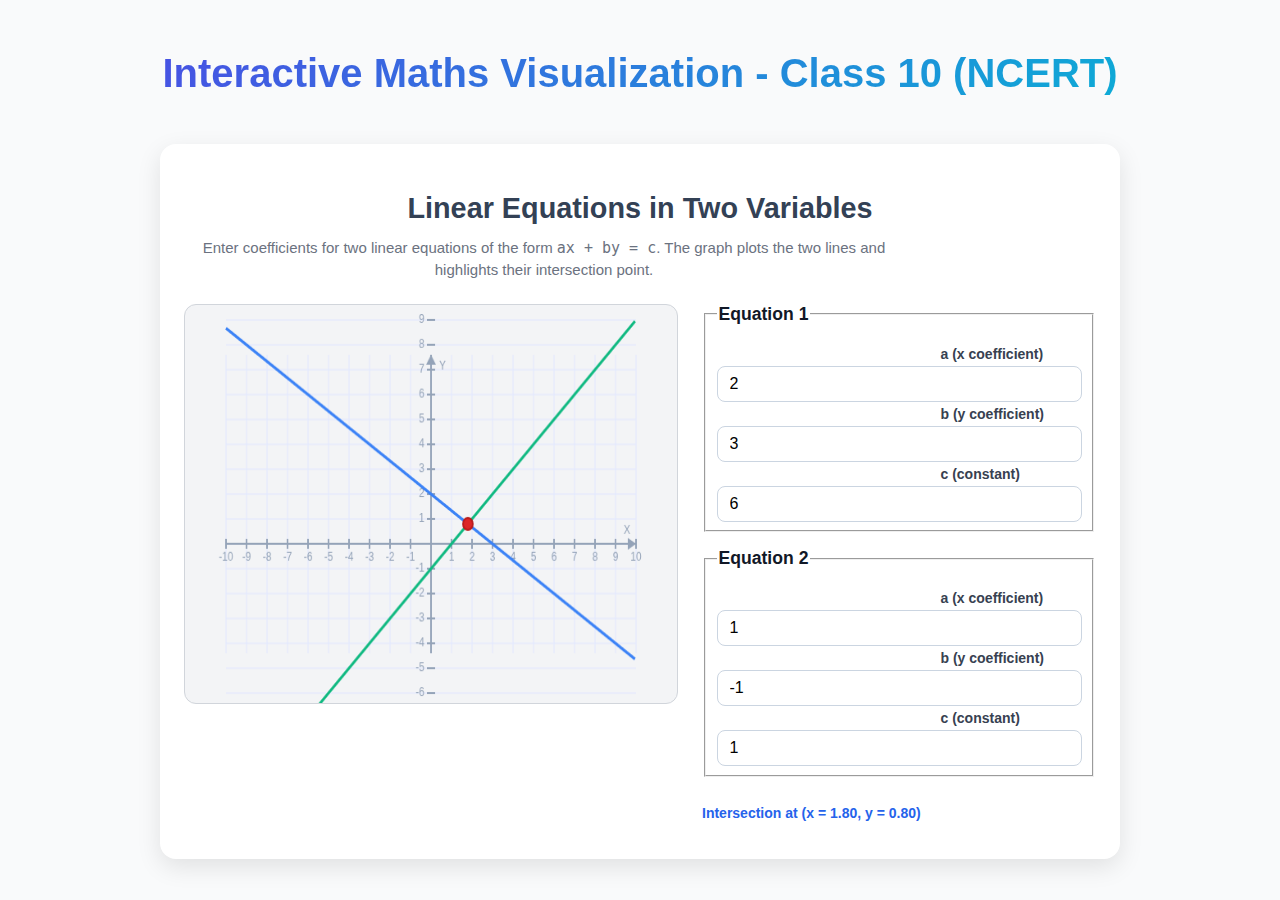
<file: school/test.html>
<!DOCTYPE html>
<html lang="en">
<head>
  <meta charset="UTF-8" />
  <meta name="viewport" content="width=device-width, initial-scale=1" />
  <title>Class 10 Maths Visualizations</title>
  <link
    href="https://fonts.googleapis.com/icon?family=Material+Icons"
    rel="stylesheet"
  />
  <style>
    /* Reset and base */
    * {
      box-sizing: border-box;
    }
    body {
      font-family: "Inter", "Segoe UI", Tahoma, Geneva, Verdana, sans-serif;
      margin: 0;
      background: #f9fafb;
      color: #111827;
      min-height: 100vh;
      display: flex;
      flex-direction: column;
      gap: 32px;
      padding: 24px;
    }

    h1 {
      text-align: center;
      font-weight: 900;
      font-size: 2.5rem;
      margin-bottom: 16px;
      background: linear-gradient(135deg, #4f46e5, #06b6d4);
      -webkit-background-clip: text;
      -webkit-text-fill-color: transparent;
    }

    section {
      background: white;
      border-radius: 16px;
      box-shadow: 0 8px 24px rgba(0, 0, 0, 0.1);
      padding: 24px;
      max-width: 960px;
      margin-left: auto;
      margin-right: auto;
    }

    /* Layout for inputs and canvas */
    .visualization {
      display: flex;
      flex-wrap: wrap;
      gap: 24px;
      justify-content: center;
      align-items: start;
    }

    canvas {
      border: 1px solid #d1d5db;
      border-radius: 12px;
      background: #f3f4f6;
      max-width: 100%;
      height: 400px;
      flex: 1 1 400px;
      min-width: 320px;
    }

    .controls {
      flex: 1 1 300px;
      min-width: 280px;
      display: flex;
      flex-direction: column;
      gap: 16px;
      font-size: 14px;
    }

    label {
      display: flex;
      align-items: center;
      gap: 8px;
      font-weight: 600;
      color: #374151;
    }

    label .material-icons {
      color: #2563eb;
    }

    input[type="number"] {
      width: 100%;
      border: 1.5px solid #cbd5e1;
      border-radius: 8px;
      padding: 8px 12px;
      font-size: 16px;
      transition: border-color 0.3s;
    }

    input[type="number"]:focus {
      outline: none;
      border-color: #2563eb;
      box-shadow: 0 0 6px #2563ebaa;
    }

    /* Responsive for smaller screens */
    @media (max-width: 768px) {
      .visualization {
        flex-direction: column;
        align-items: stretch;
      }

      canvas, .controls {
        min-width: 100%;
        height: 350px;
      }
    }

    /* Helper text */
    .section-description {
      font-size: 15px;
      color: #6b7280;
      margin: 0 0 20px 0;
      max-width: 720px;
      line-height: 1.4;
    }

  </style>
</head>
<body>
  <h1>Interactive Maths Visualization - Class 10 (NCERT)</h1>

  <!-- Visualization 1: Linear Equations in Two Variables -->
  <section aria-labelledby="linear-title">
    <h2 id="linear-title" style="text-align:center; font-weight:700; font-size:1.8rem; margin-bottom: 12px; color:#334155;">Linear Equations in Two Variables</h2>
    <p class="section-description" style="text-align:center; margin-bottom:24px;">
      Enter coefficients for two linear equations of the form <code>ax + by = c</code>. The graph plots the two lines and highlights their intersection point.
    </p>
    <div class="visualization" aria-label="Linear equations graph and controls">

      <canvas id="linearCanvas" width="600" height="400" role="img" aria-label="Graph of two linear equations"></canvas>

      <div class="controls" aria-live="polite" aria-atomic="true" aria-relevant="additions removals">
        <fieldset>
          <legend style="font-weight:700; font-size:1.1rem; margin-bottom:12px;">Equation 1</legend>
          <label for="eq1-a"><span class="material-icons" aria-hidden="true">calculate</span> a (x coefficient)</label>
          <input type="number" id="eq1-a" value="2" step="any" />
          <label for="eq1-b"><span class="material-icons" aria-hidden="true">calculate</span> b (y coefficient)</label>
          <input type="number" id="eq1-b" value="3" step="any" />
          <label for="eq1-c"><span class="material-icons" aria-hidden="true">calculate</span> c (constant)</label>
          <input type="number" id="eq1-c" value="6" step="any" />
        </fieldset>

        <fieldset>
          <legend style="font-weight:700; font-size:1.1rem; margin-top: 20px; margin-bottom:12px;">Equation 2</legend>
          <label for="eq2-a"><span class="material-icons" aria-hidden="true">calculate</span> a (x coefficient)</label>
          <input type="number" id="eq2-a" value="1" step="any" />
          <label for="eq2-b"><span class="material-icons" aria-hidden="true">calculate</span> b (y coefficient)</label>
          <input type="number" id="eq2-b" value="-1" step="any" />
          <label for="eq2-c"><span class="material-icons" aria-hidden="true">calculate</span> c (constant)</label>
          <input type="number" id="eq2-c" value="1" step="any" />
        </fieldset>

        <p id="intersectionPoint" aria-live="polite" style="margin-top: 12px; font-weight:700; color:#2563eb;"></p>
      </div>
    </div>
  </section>

  <script>
    // Utility for linear eq graph
    const linearCanvas = document.getElementById('linearCanvas');
    const linearCtx = linearCanvas.getContext('2d');

    // Dimensions and coordinate system parameters
    const linearWidth = linearCanvas.width;
    const linearHeight = linearCanvas.height;
    const padding = 50;
    const axisColor = '#94a3b8';
    const gridColor = '#e0e7ff';
    const lineWidthGrid = 1;
    const lineWidthAxis = 2;
    const pointRadius = 6;

    // Convert cartesian x,y to canvas pixel
    // Cartesian origin at center horizontally and bottom vertically above padding to show negative values
    function toCanvasX(x, scale, originX) {
      return originX + x * scale;
    }
    function toCanvasY(y, scale, originY) {
      return originY - y * scale;
    }

    // Draw axes and grid
    function drawAxes(ctx, originX, originY, scale, xMax, yMax) {
      ctx.clearRect(0, 0, linearWidth, linearHeight);
      ctx.lineWidth = lineWidthGrid;
      ctx.strokeStyle = gridColor;

      // vertical grid lines (x)
      for (let x = -xMax; x <= xMax; x++) {
        const cx = toCanvasX(x, scale, originX);
        ctx.beginPath();
        ctx.moveTo(cx, padding);
        ctx.lineTo(cx, linearHeight - padding);
        ctx.stroke();
      }

      // horizontal grid lines (y)
      for (let y = -yMax; y <= yMax; y++) {
        const cy = toCanvasY(y, scale, originY);
        ctx.beginPath();
        ctx.moveTo(padding, cy);
        ctx.lineTo(linearWidth - padding, cy);
        ctx.stroke();
      }

      // axes
      ctx.lineWidth = lineWidthAxis;
      ctx.strokeStyle = axisColor;
      ctx.fillStyle = axisColor;
      ctx.font = "12px Inter, sans-serif";

      // x axis
      ctx.beginPath();
      ctx.moveTo(padding, originY);
      ctx.lineTo(linearWidth - padding, originY);
      ctx.stroke();

      // y axis
      ctx.beginPath();
      ctx.moveTo(originX, padding);
      ctx.lineTo(originX, linearHeight - padding);
      ctx.stroke();

      // x axis arrow
      ctx.beginPath();
      ctx.moveTo(linearWidth - padding, originY);
      ctx.lineTo(linearWidth - padding - 10, originY - 6);
      ctx.lineTo(linearWidth - padding - 10, originY + 6);
      ctx.fill();

      // y axis arrow
      ctx.beginPath();
      ctx.moveTo(originX, padding);
      ctx.lineTo(originX - 6, padding + 10);
      ctx.lineTo(originX + 6, padding + 10);
      ctx.fill();

      // labels
      ctx.fillText("Y", originX + 10, padding + 15);
      ctx.fillText("X", linearWidth - padding - 15, originY - 10);

      // tick marks + numbers
      ctx.textAlign = 'center';
      ctx.textBaseline = 'top';
      for (let x = -xMax; x <= xMax; x++) {
        const cx = toCanvasX(x, scale, originX);
        const cy = originY;
        ctx.beginPath();
        ctx.moveTo(cx, cy - 5);
        ctx.lineTo(cx, cy + 5);
        ctx.stroke();
        if (x !== 0) ctx.fillText(x.toString(), cx, cy + 8);
      }
      ctx.textAlign = 'right';
      ctx.textBaseline = 'middle';
      for (let y = -yMax; y <= yMax; y++) {
        const cx = originX;
        const cy = toCanvasY(y, scale, originY);
        ctx.beginPath();
        ctx.moveTo(cx - 5, cy);
        ctx.lineTo(cx + 5, cy);
        ctx.stroke();
        if (y !== 0) ctx.fillText(y.toString(), cx - 8, cy);
      }
    }

    // Draw line for equation: a*x + b*y = c
    // For canvas, solve for y = (c - a*x) / b
    function drawLine(ctx, a, b, c, originX, originY, scale, xMax, color) {
      ctx.strokeStyle = color;
      ctx.lineWidth = 3;
      ctx.beginPath();
      let firstPoint = true;
      for (let x = -xMax; x <= xMax; x += 0.05) {
        let y;
        if (b !== 0) {
          y = (c - a * x) / b;
        } else {
          // vertical line: x = c/a
          y = null;
        }
        if (y !== null) {
          const cx = toCanvasX(x, scale, originX);
          const cy = toCanvasY(y, scale, originY);
          if (firstPoint) {
            ctx.moveTo(cx, cy);
            firstPoint = false;
          } else {
            ctx.lineTo(cx, cy);
          }
        }
      }
      // Vertical line special case
      if (b === 0) {
        const xVal = c / a;
        if (xVal >= -xMax && xVal <= xMax) {
          ctx.moveTo(toCanvasX(xVal, scale, originX), toCanvasY(-xMax, scale, originY));
          ctx.lineTo(toCanvasX(xVal, scale, originX), toCanvasY(xMax, scale, originY));
        }
      }
      ctx.stroke();
    }

    // Calculate intersection of two lines a1*x + b1*y = c1 and a2*x + b2*y = c2
    function getIntersection(a1, b1, c1, a2, b2, c2) {
      const det = a1 * b2 - a2 * b1;
      if (det === 0) {
        return null; // parallel or coincident
      } else {
        const x = (c1 * b2 - c2 * b1) / det;
        const y = (a1 * c2 - a2 * c1) / det;
        return { x, y };
      }
    }

    // Draw intersection point on canvas
    function drawPoint(ctx, x, y, originX, originY, scale) {
      const cx = toCanvasX(x, scale, originX);
      const cy = toCanvasY(y, scale, originY);
      ctx.fillStyle = '#dc2626';
      ctx.beginPath();
      ctx.arc(cx, cy, pointRadius, 0, 2 * Math.PI);
      ctx.fill();
      ctx.strokeStyle = '#b91c1c';
      ctx.lineWidth = 2;
      ctx.stroke();
    }

    // Main plotting function for linear equations
    function plotLinearEquations() {
      // Read inputs
      const a1 = parseFloat(document.getElementById('eq1-a').value) || 0;
      const b1 = parseFloat(document.getElementById('eq1-b').value) || 0;
      const c1 = parseFloat(document.getElementById('eq1-c').value) || 0;
      const a2 = parseFloat(document.getElementById('eq2-a').value) || 0;
      const b2 = parseFloat(document.getElementById('eq2-b').value) || 0;
      const c2 = parseFloat(document.getElementById('eq2-c').value) || 0;

      // Draw grid and axes
      const xMax = 10; // x range [-10, 10]
      const yMax = 10;
      const scale = (linearWidth - 2 * padding) / (2 * xMax);
      const originX = linearWidth / 2;
      const originY = linearHeight / 2 + 40; // Shift down a bit for better viewing

      drawAxes(linearCtx, originX, originY, scale, xMax, yMax);

      // Draw lines with different colors
      drawLine(linearCtx, a1, b1, c1, originX, originY, scale, xMax, '#3b82f6');
      drawLine(linearCtx, a2, b2, c2, originX, originY, scale, xMax, '#10b981');

      // Intersection point
      const intersection = getIntersection(a1, b1, c1, a2, b2, c2);
      const intersectionTextElem = document.getElementById('intersectionPoint');

      if (intersection) {
        // Check if intersection within visible range
        if (
          intersection.x >= -xMax &&
          intersection.x <= xMax &&
          intersection.y >= -yMax &&
          intersection.y <= yMax
        ) {
          drawPoint(linearCtx, intersection.x, intersection.y, originX, originY, scale);
          intersectionTextElem.textContent =
            `Intersection at (x = ${intersection.x.toFixed(2)}, y = ${intersection.y.toFixed(2)})`;
        } else {
          intersectionTextElem.textContent = 'Lines intersect outside the visible range.';
        }
      } else {
        intersectionTextElem.textContent = 'Lines are parallel or coincident (no unique intersection).';
      }
    }

    // Setup event listeners on inputs to update graph on any input change
    const inputIds = [
      'eq1-a', 'eq1-b', 'eq1-c',
      'eq2-a', 'eq2-b', 'eq2-c'
    ];

    inputIds.forEach(id => {
      document.getElementById(id).addEventListener('input', plotLinearEquations);
    });

    // Initial plot
    plotLinearEquations();
  </script>
</body>
</html>
</file>
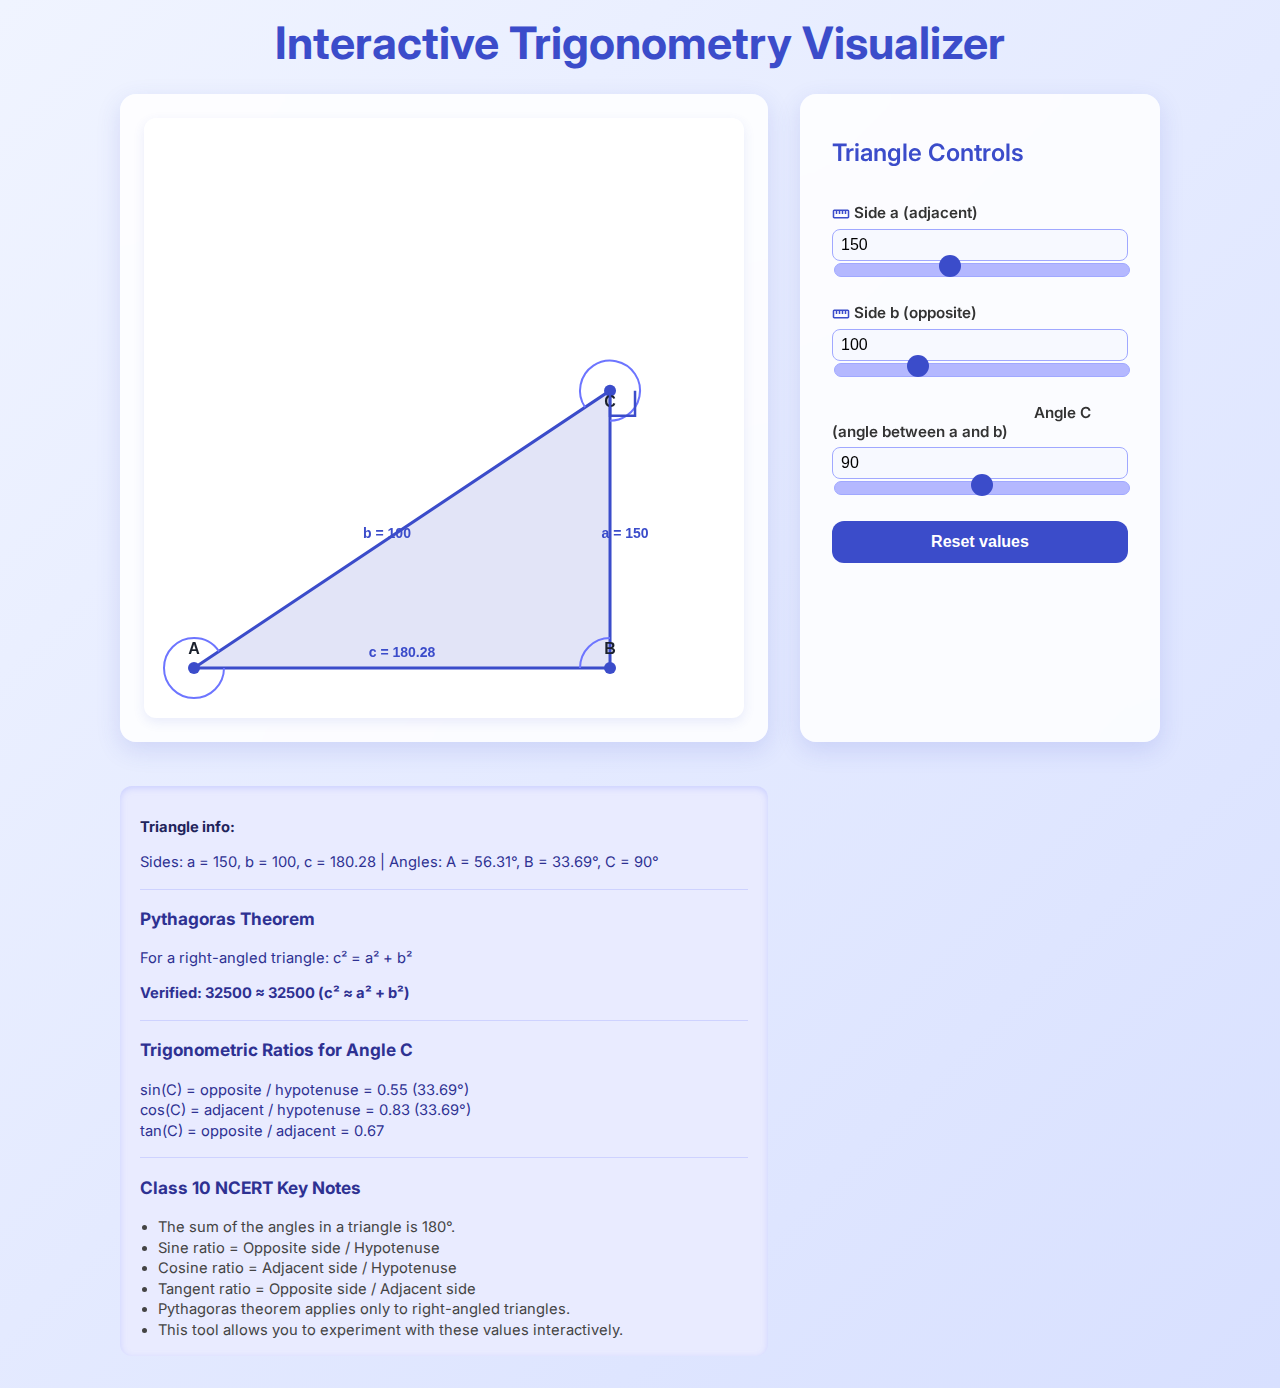
<file: school/trigonometry.html>
<!DOCTYPE html>
<html lang="en">
<head>
<meta charset="UTF-8" />
<meta name="viewport" content="width=device-width, initial-scale=1" />
<title>Interactive Trigonometry Visualizer</title>
<style>
  @import url('https://fonts.googleapis.com/css2?family=Inter:wght@400;600&display=swap');
  @import url('https://fonts.googleapis.com/icon?family=Material+Icons');

  /* Reset and base */
  * {
    box-sizing: border-box;
  }
  body {
    margin: 0;
    font-family: 'Inter', sans-serif;
    background: linear-gradient(135deg, #f0f4ff, #d8e0ff);
    color: #333;
    min-height: 100vh;
    display: flex;
    flex-direction: column;
  }
  h1 {
    font-weight: 700;
    font-size: 2.8rem;
    margin: 1rem 0 1.5rem 0;
    color: #3b4cca;
    text-align: center;
  }

  /* Container layout */
  main {
    flex: 1 1 auto;
    display: grid;
    grid-template-columns: 1fr 360px;
    gap: 32px;
    max-width: 1200px;
    margin: 0 auto 32px auto;
    padding: 0 16px;
  }

  /* Responsive adjustments */
  @media (max-width: 900px) {
    main {
      grid-template-columns: 1fr;
      max-width: 90vw;
      margin-bottom: 40px;
    }
  }

  /* Canvas wrapper */
  #canvasWrapper {
    border-radius: 16px;
    box-shadow: 0 8px 24px rgb(59 76 202 / 0.15);
    background: rgba(255 255 255 / 0.85);
    backdrop-filter: blur(12px);
    padding: 24px;
    display: flex;
    justify-content: center;
    align-items: center;
  }
  canvas {
    border-radius: 12px;
    max-width: 100%;
    height: auto;
    background: white;
    box-shadow: 0 4px 12px rgb(59 76 202 / 0.1);
  }

  /* Controls styles */
  #controls {
    background: rgba(255 255 255 / 0.85);
    backdrop-filter: blur(12px);
    border-radius: 16px;
    box-shadow: 0 8px 24px rgb(59 76 202 / 0.15);
    padding: 24px 32px;
    display: flex;
    flex-direction: column;
    gap: 24px;
  }
  #controls h2 {
    font-weight: 600;
    font-size: 1.5rem;
    margin-bottom: 12px;
    color: #3b4cca;
  }

  /* Form groups */
  .form-group {
    display: flex;
    flex-direction: column;
  }
  label {
    font-weight: 600;
    margin-bottom: 6px;
    font-size: 0.95rem;
  }
  input[type="number"], input[type="range"] {
    appearance: none;
    width: 100%;
    padding: 6px 8px;
    font-size: 1rem;
    border-radius: 8px;
    border: 1.5px solid #a0a8ff;
    background: #f7f9ff;
    transition: border-color 0.3s ease;
  }
  input[type="number"]:focus,
  input[type="range"]:focus {
    outline: none;
    border-color: #3b4cca;
    box-shadow: 0 0 8px #3b4cca88;
  }
  input[type="range"] {
    height: 8px;
    cursor: pointer;
    background: #b4b8ff;
  }
  input[type="range"]::-webkit-slider-thumb {
    appearance: none;
    width: 22px;
    height: 22px;
    border-radius: 50%;
    background: #3b4cca;
    cursor: pointer;
    transition: background-color 0.3s ease;
    border: none;
    margin-top: -7px;
  }
  input[type="range"]::-webkit-slider-thumb:hover {
    background: #6d75ff;
  }

  /* Info panel */
  #info {
    margin-top: 12px;
    font-size: 0.92rem;
    color: #2e3192;
    background: #e9ebff;
    padding: 16px 20px;
    border-radius: 12px;
    box-shadow: inset 0 2px 6px #b6bcff99;
    line-height: 1.4;
  }
  #info strong {
    color: #1f245b;
  }

  /* Small helper text */
  .input-row {
    display: flex;
    align-items: center;
    gap: 8px;
  }
  .units {
    min-width: 26px;
    color: #666;
    font-weight: 600;
  }

  /* Icon in labels or beside inputs */
  .material-icons {
    vertical-align: middle;
    font-size: 18px;
    color: #3b4cca;
    margin-right: 4px;
  }

  /* Subtle button for reset */
  button#resetBtn {
    padding: 12px 0;
    font-size: 1rem;
    font-weight: 700;
    background: #3b4cca;
    color: white;
    border: none;
    border-radius: 12px;
    cursor: pointer;
    transition: background-color 0.3s ease;
    user-select: none;
  }
  button#resetBtn:hover {
    background: #5b65ff;
  }
  button#resetBtn:focus {
    outline: 3px solid #6d75ff88;
  }

  /* Section divider style inside info */
  #info hr {
    margin: 16px 0;
    border: none;
    border-top: 1px solid #b6bcff88;
  }

  /* Accessibility class for screen reader only */
  .sr-only {
    position: absolute !important;
    width: 1px !important;
    height: 1px !important;
    padding: 0 !important;
    margin: -1px !important;
    overflow: hidden !important;
    clip: rect(0,0,0,0) !important;
    white-space: nowrap !important;
    border: 0 !important;
  }

</style>
  <!-- Matomo -->
<script>
  var _paq = window._paq = window._paq || [];
  /* tracker methods like "setCustomDimension" should be called before "trackPageView" */
  _paq.push(['trackPageView']);
  _paq.push(['enableLinkTracking']);
  (function() {
    var u="//stats9.serv00.com/";
    _paq.push(['setTrackerUrl', u+'matomo.php']);
    _paq.push(['setSiteId', '174']);
    var d=document, g=d.createElement('script'), s=d.getElementsByTagName('script')[0];
    g.async=true; g.src=u+'matomo.js'; s.parentNode.insertBefore(g,s);
  })();
</script>
<!-- End Matomo Code -->

</head>
<body>
  <h1>Interactive Trigonometry Visualizer</h1>
  <main>
    <section id="canvasWrapper" aria-label="Triangle visualization area">
      <canvas id="triangleCanvas" width="600" height="600" role="img" aria-describedby="canvasDesc"></canvas>
      <p id="canvasDesc" class="sr-only">Canvas showing the interactive triangle based on inputs</p>
    </section>

    <section id="controls" aria-label="Triangle controls and trigonometry information">
      <h2>Triangle Controls</h2>

      <div class="form-group">
        <label for="sideA"><span class="material-icons" aria-hidden="true">straighten</span>Side a (adjacent)</label>
        <input type="number" id="sideA" min="1" max="400" step="1" value="150" aria-describedby="sideADesc" />
        <input type="range" id="sideASlider" min="1" max="400" step="1" value="150" aria-hidden="true" />
        <small id="sideADesc" class="sr-only">Input side a length, between 1 and 400 pixels</small>
      </div>

      <div class="form-group">
        <label for="sideB"><span class="material-icons" aria-hidden="true">straighten</span>Side b (opposite)</label>
        <input type="number" id="sideB" min="1" max="400" step="1" value="100" aria-describedby="sideBDesc" />
        <input type="range" id="sideBSlider" min="1" max="400" step="1" value="100" aria-hidden="true" />
        <small id="sideBDesc" class="sr-only">Input side b length, between 1 and 400 pixels</small>
      </div>

      <div class="form-group">
        <label for="angleC"><span class="material-icons" aria-hidden="true">square_foot</span>Angle C (angle between a and b)</label>
        <input type="number" id="angleC" min="30" max="150" step="1" value="90" aria-describedby="angleCDesc" />
        <input type="range" id="angleCSlider" min="30" max="150" step="1" value="90" aria-hidden="true" />
        <small id="angleCDesc" class="sr-only">Input angle C in degrees between 30 and 150</small>
      </div>

      <button id="resetBtn" type="button" aria-label="Reset triangle values to default">Reset values</button>
    </section>
      <div id="info" aria-live="polite" aria-atomic="true" aria-relevant="text" tabindex="0">
        <!-- Trigonometric info and theorems will be shown here -->
        <p><strong>Triangle info:</strong></p>
        <p id="infoText">Adjust values to visualize the triangle.</p>

        <hr />

        <h3>Pythagoras Theorem</h3>
        <p id="pythagorasText">For a right-angled triangle: c² = a² + b²</p>
        <p id="pythagorasResult" style="font-weight: bold;"></p>

        <hr />

        <h3>Trigonometric Ratios for Angle C</h3>
        <p>
          sin(C) = opposite / hypotenuse = <span id="sinCVal">-</span><br />
          cos(C) = adjacent / hypotenuse = <span id="cosCVal">-</span><br />
          tan(C) = opposite / adjacent = <span id="tanCVal">-</span>
        </p>

        <hr />

        <h3>Class 10 NCERT Key Notes</h3>
        <ul style="margin:0; padding-left: 1.2em; color: #444;">
          <li>The sum of the angles in a triangle is 180°.</li>
          <li>Sine ratio = Opposite side / Hypotenuse</li>
          <li>Cosine ratio = Adjacent side / Hypotenuse</li>
          <li>Tangent ratio = Opposite side / Adjacent side</li>
          <li>Pythagoras theorem applies only to right-angled triangles.</li>
          <li>This tool allows you to experiment with these values interactively.</li>
        </ul>
      </div>
  </main>

<script>
  (() => {
    const canvas = document.getElementById('triangleCanvas');
    const ctx = canvas.getContext('2d');

    // Controls references
    const sideAInput = document.getElementById('sideA');
    const sideASlider = document.getElementById('sideASlider');
    const sideBInput = document.getElementById('sideB');
    const sideBSlider = document.getElementById('sideBSlider');
    const angleCInput = document.getElementById('angleC');
    const angleCSlider = document.getElementById('angleCSlider');
    const resetBtn = document.getElementById('resetBtn');
    const infoText = document.getElementById('infoText');

    // Additional info elements for theorem/ratios
    const pythagorasText = document.getElementById('pythagorasText');
    const pythagorasResult = document.getElementById('pythagorasResult');
    const sinCVal = document.getElementById('sinCVal');
    const cosCVal = document.getElementById('cosCVal');
    const tanCVal = document.getElementById('tanCVal');

    // Keep inputs and sliders in sync
    function bindInputs(numberInput, rangeInput) {
      numberInput.addEventListener('input', () => {
        let val = parseFloat(numberInput.value);
        if (isNaN(val)) return;
        if(val < parseFloat(numberInput.min)) val = parseFloat(numberInput.min);
        if(val > parseFloat(numberInput.max)) val = parseFloat(numberInput.max);
        numberInput.value = val;
        rangeInput.value = val;
        updateTriangle();
      });
      rangeInput.addEventListener('input', () => {
        numberInput.value = rangeInput.value;
        updateTriangle();
      });
    }

    bindInputs(sideAInput, sideASlider);
    bindInputs(sideBInput, sideBSlider);
    bindInputs(angleCInput, angleCSlider);

    // Helper functions
    function toRadians(deg) {
      return (deg * Math.PI) / 180;
    }
    function toDegrees(rad) {
      return (rad * 180) / Math.PI;
    }
    function round(value, decimals=2) {
      return Math.round(value * Math.pow(10, decimals)) / Math.pow(10, decimals);
    }

    // Draw right angle marker
    function drawRightAngleMarker(x, y, size, angle) {
      ctx.save();
      ctx.translate(x, y);
      ctx.rotate(angle);
      ctx.beginPath();
      ctx.moveTo(0, 0);
      ctx.lineTo(0, size);
      ctx.lineTo(size, size);
      ctx.lineTo(size, 0);
      ctx.strokeStyle = '#3b4cca';
      ctx.lineWidth = 2.5;
      ctx.stroke();
      ctx.restore();
    }

    // Draw the triangle based on sides a,b and angle C
    function drawTriangle(a, b, angleCdeg) {
      ctx.clearRect(0, 0, canvas.width, canvas.height);

      const angleCrad = toRadians(angleCdeg);
      // Calculate third side c using Law of Cosines
      // c² = a² + b² - 2ab cos(C)
      const c = Math.sqrt(a*a + b*b - 2*a*b*Math.cos(angleCrad));

      // Check validity of triangle
      if (isNaN(c) || c <= 0) {
        infoText.textContent = 'Invalid triangle parameters, please adjust values.';
        clearExtraInfo();
        return;
      }

      // Calculate other angles via Law of Cosines
      // angle A opposite side a
      const angleA = toDegrees(Math.acos((b*b + c*c - a*a)/(2*b*c)));
      // angle B opposite side b: total 180 - angleC - angleA
      const angleB = 180 - angleCdeg - angleA;

      // Start drawing triangle centered in canvas
      const padding = 50;
      const maxSide = Math.max(a,b,c);
      const scaleFactor = Math.min((canvas.width - 2*padding) / maxSide, (canvas.height - 2*padding) / maxSide);

      // Points coordinates scaled
      const A = {x: padding, y: canvas.height - padding};
      const B = {x: A.x + a*scaleFactor, y: A.y};
      const C = {
        x: B.x - b * scaleFactor * Math.cos(angleCrad),
        y: B.y - b * scaleFactor * Math.sin(angleCrad)
      };

      // Draw triangle shape
      ctx.beginPath();
      ctx.moveTo(A.x, A.y);
      ctx.lineTo(B.x, B.y);
      ctx.lineTo(C.x, C.y);
      ctx.closePath();

      ctx.fillStyle = 'rgba(59, 76, 202, 0.15)';
      ctx.fill();

      ctx.strokeStyle = '#3b4cca';
      ctx.lineWidth = 3;
      ctx.stroke();

      // Draw points with labels
      function drawPoint(point, label, offsetX = 0, offsetY = 0) {
        ctx.beginPath();
        ctx.arc(point.x, point.y, 6, 0, Math.PI * 2);
        ctx.fillStyle = '#3b4cca';
        ctx.fill();
        ctx.font = 'bold 16px Inter, sans-serif';
        ctx.fillStyle = '#1a202c';
        ctx.textAlign = 'center';
        ctx.textBaseline = 'bottom';
        ctx.fillText(label, point.x + offsetX, point.y + offsetY);
      }
      drawPoint(A, 'A', 0, -10);
      drawPoint(B, 'B', 0, -10);
      drawPoint(C, 'C', 0, 20);

      // Label sides: a opposite to A, b opposite to B, c opposite to C
      ctx.font = '600 14px Inter, sans-serif';
      ctx.fillStyle = '#3b4cca';
      ctx.textAlign = 'center';
      ctx.textBaseline = 'middle';

      function midPoint(p1, p2) {
        return { x: (p1.x + p2.x)/2, y: (p1.y + p2.y)/2 };
      }
      const midAB = midPoint(A, B);
      const midBC = midPoint(B, C);
      const midCA = midPoint(C, A);

      ctx.fillText(`c = ${round(c)}`, midAB.x, midAB.y - 15);
      ctx.fillText(`a = ${a}`, midBC.x + 15, midBC.y + 5);
      ctx.fillText(`b = ${b}`, midCA.x - 15, midCA.y + 5);

      // Label angles arcs
      function drawAngleArc(px, py, startAngle, endAngle, radius = 30) {
        ctx.beginPath();
        ctx.strokeStyle = '#6d75ff';
        ctx.lineWidth = 2;
        ctx.arc(px, py, radius, startAngle, endAngle);
        ctx.stroke();
      }

      // Angles radians - vectors to calculate arcs
      let vecAB = { x: B.x - A.x, y: B.y - A.y };
      let vecAC = { x: C.x - A.x, y: C.y - A.y };
      let angleAstart = Math.atan2(vecAB.y, vecAB.x);
      let angleAend = Math.atan2(vecAC.y, vecAC.x);
      drawAngleArc(A.x, A.y, angleAstart, angleAend);

      let vecBA = { x: A.x - B.x, y: A.y - B.y };
      let vecBC = { x: C.x - B.x, y: C.y - B.y };
      let angleBstart = Math.atan2(vecBA.y, vecBA.x);
      let angleBend = Math.atan2(vecBC.y, vecBC.x);
      drawAngleArc(B.x, B.y, angleBstart, angleBend);

      let vecCA = { x: A.x - C.x, y: A.y - C.y };
      let vecCB = { x: B.x - C.x, y: B.y - C.y };
      let angleCstart = Math.atan2(vecCA.y, vecCA.x);
      let angleCend = Math.atan2(vecCB.y, vecCB.x);
      drawAngleArc(C.x, C.y, angleCstart, angleCend);

      // Draw right angle marker if angleC near 90
      if (Math.abs(angleCdeg - 90) < 5) {
        const markerSize = 25;
        function normalize(v){ const len = Math.hypot(v.x, v.y); return {x:v.x/len, y:v.y/len}; }
        const nCA = normalize(vecCA);
        const nCB = normalize(vecCB);
        const markerX = C.x;
        const markerY = C.y;
        const rotAngle = Math.atan2(nCB.y, nCB.x) - Math.PI/2;
        drawRightAngleMarker(markerX, markerY, markerSize, rotAngle);
      }

      // Update main info text
      infoText.textContent = `Sides: a = ${a}, b = ${b}, c = ${round(c)} | Angles: A = ${round(angleA)}°, B = ${round(angleB)}°, C = ${round(angleCdeg)}°`;

      // Update Pythagoras theorem info
      updatePythagorasInfo(a, b, c, angleCdeg);
      // Update trigonometric ratios info
      updateTrigRatios(a, b, c, angleCdeg);
    }

    // Clear extra info when triangle invalid
    function clearExtraInfo() {
      pythagorasResult.textContent = '';
      sinCVal.textContent = '-';
      cosCVal.textContent = '-';
      tanCVal.textContent = '-';
    }

    // Update Pythagoras theorem information dynamically
    function updatePythagorasInfo(a, b, c, angleCdeg) {
      if (Math.abs(angleCdeg - 90) < 5) {
        // Right angled approx
        const lhs = round(c*c);
        const rhs = round(a*a + b*b);
        const diff = round(Math.abs(lhs - rhs));
        let statusMessage = '';
        if (diff < 2) {
          statusMessage = `Verified: ${lhs} ≈ ${rhs} (c² ≈ a² + b²)`;
        } else {
          statusMessage = `Note: Slight approximation difference: c² = ${lhs}, a²+b² = ${rhs}`;
        }
        pythagorasResult.textContent = statusMessage;
        pythagorasText.textContent = 'For a right-angled triangle: c² = a² + b²';
      } else {
        // Not right angle
        pythagorasText.textContent = 'Pythagoras theorem applies only to right-angled triangles.';
        pythagorasResult.textContent = '';
      }
    }

    // Update sine, cosine, tangent ratios for angle C
    function updateTrigRatios(a, b, c, angleCdeg) {
      // sinC = opposite/hypotenuse, here opposite = b, hypotenuse=c
      // cosC = adjacent/hypotenuse, adjacent = a
      // tanC = opposite/adjacent = b/a
      if (c === 0 || a === 0) {
        sinCVal.textContent = '-';
        cosCVal.textContent = '-';
        tanCVal.textContent = '-';
        return;
      }
      const sinC = b / c;
      const cosC = a / c;
      const tanC = b / a;

      sinCVal.textContent = `${round(sinC)} (${round(toDegrees(Math.asin(sinC)))}°)`;
      cosCVal.textContent = `${round(cosC)} (${round(toDegrees(Math.acos(cosC)))}°)`;
      tanCVal.textContent = `${round(tanC)}`;
    }

    // Update drawing when inputs change
    function updateTriangle() {
      const a = Number(sideAInput.value);
      const b = Number(sideBInput.value);
      const angleC = Number(angleCInput.value);

      if (a <= 0 || b <= 0 || angleC <= 0 || angleC >= 180) {
        infoText.textContent = "Please enter valid positive values for sides and angle between 1 and 179 degrees.";
        ctx.clearRect(0, 0, canvas.width, canvas.height);
        clearExtraInfo();
        return;
      }
      drawTriangle(a, b, angleC);
    }

    // Reset to default values
    resetBtn.addEventListener('click', () => {
      sideAInput.value = 150;
      sideASlider.value = 150;
      sideBInput.value = 100;
      sideBSlider.value = 100;
      angleCInput.value = 90;
      angleCSlider.value = 90;
      updateTriangle();
    });

    // Initial render
    updateTriangle();

  })();
</script>

</body>
</html>
</file>
<file: style.css>
/* Basic Reset & Body Styling */
body {
    margin: 0;
    font-family: Arial, sans-serif;
    background-color: #f4f4f4;
    color: #333;
}

/* Navigation Bar */
.navbar {
    background-color: #333;
    overflow: hidden;
    padding: 10px 20px;
    display: flex;
    justify-content: space-between;
    align-items: center;
}

.navbar a {
    float: left;
    display: block;
    color: white;
    text-align: center;
    padding: 14px 20px;
    text-decoration: none;
}

.navbar a:hover {
    background-color: #ddd;
    color: black;
}

.navbar .logo {
    font-size: 24px;
    font-weight: bold;
}

/* Main Content Styling */
.container {
    padding: 20px;
    max-width: 1200px;
    margin: 20px auto;
    background-color: white;
    border-radius: 8px;
    box-shadow: 0 2px 4px rgba(0, 0, 0, 0.1);
}

h1, h2 {
    color: #0056b3;
}

/* Matrix Calculator Specific Styles */
#matrix-form, #matrix-container, #steps-container {
    margin-bottom: 20px;
}

#matrix-form label {
    display: inline-block;
    width: 150px;
    margin-bottom: 10px;
}

#matrix-form input[type="number"] {
    padding: 8px;
    margin-bottom: 10px;
    border: 1px solid #ccc;
    border-radius: 4px;
}

button {
    background-color: #007bff;
    color: white;
    padding: 10px 15px;
    border: none;
    border-radius: 4px;
    cursor: pointer;
    font-size: 16px;
    margin-right: 10px;
}

button:hover {
    background-color: #0056b3;
}

table {
    width: 100%;
    border-collapse: collapse;
    margin-top: 15px;
}

th, td {
    border: 1px solid #ddd;
    padding: 8px;
    text-align: center;
}

th {
    background-color: #f2f2f2;
}

/* Responsive Design for smaller screens */
@media screen and (max-width: 768px) {
    .navbar {
        flex-direction: column;
        align-items: flex-start;
    }

    .navbar a {
        float: none;
        width: 100%;
        text-align: left;
    }

    .container {
        margin: 10px;
        padding: 15px;
    }

    /* Specific restriction for certain pages on mobile */
    .mobile-restricted {
        display: none; /* Hide these links on mobile */
    }
}
</file>
